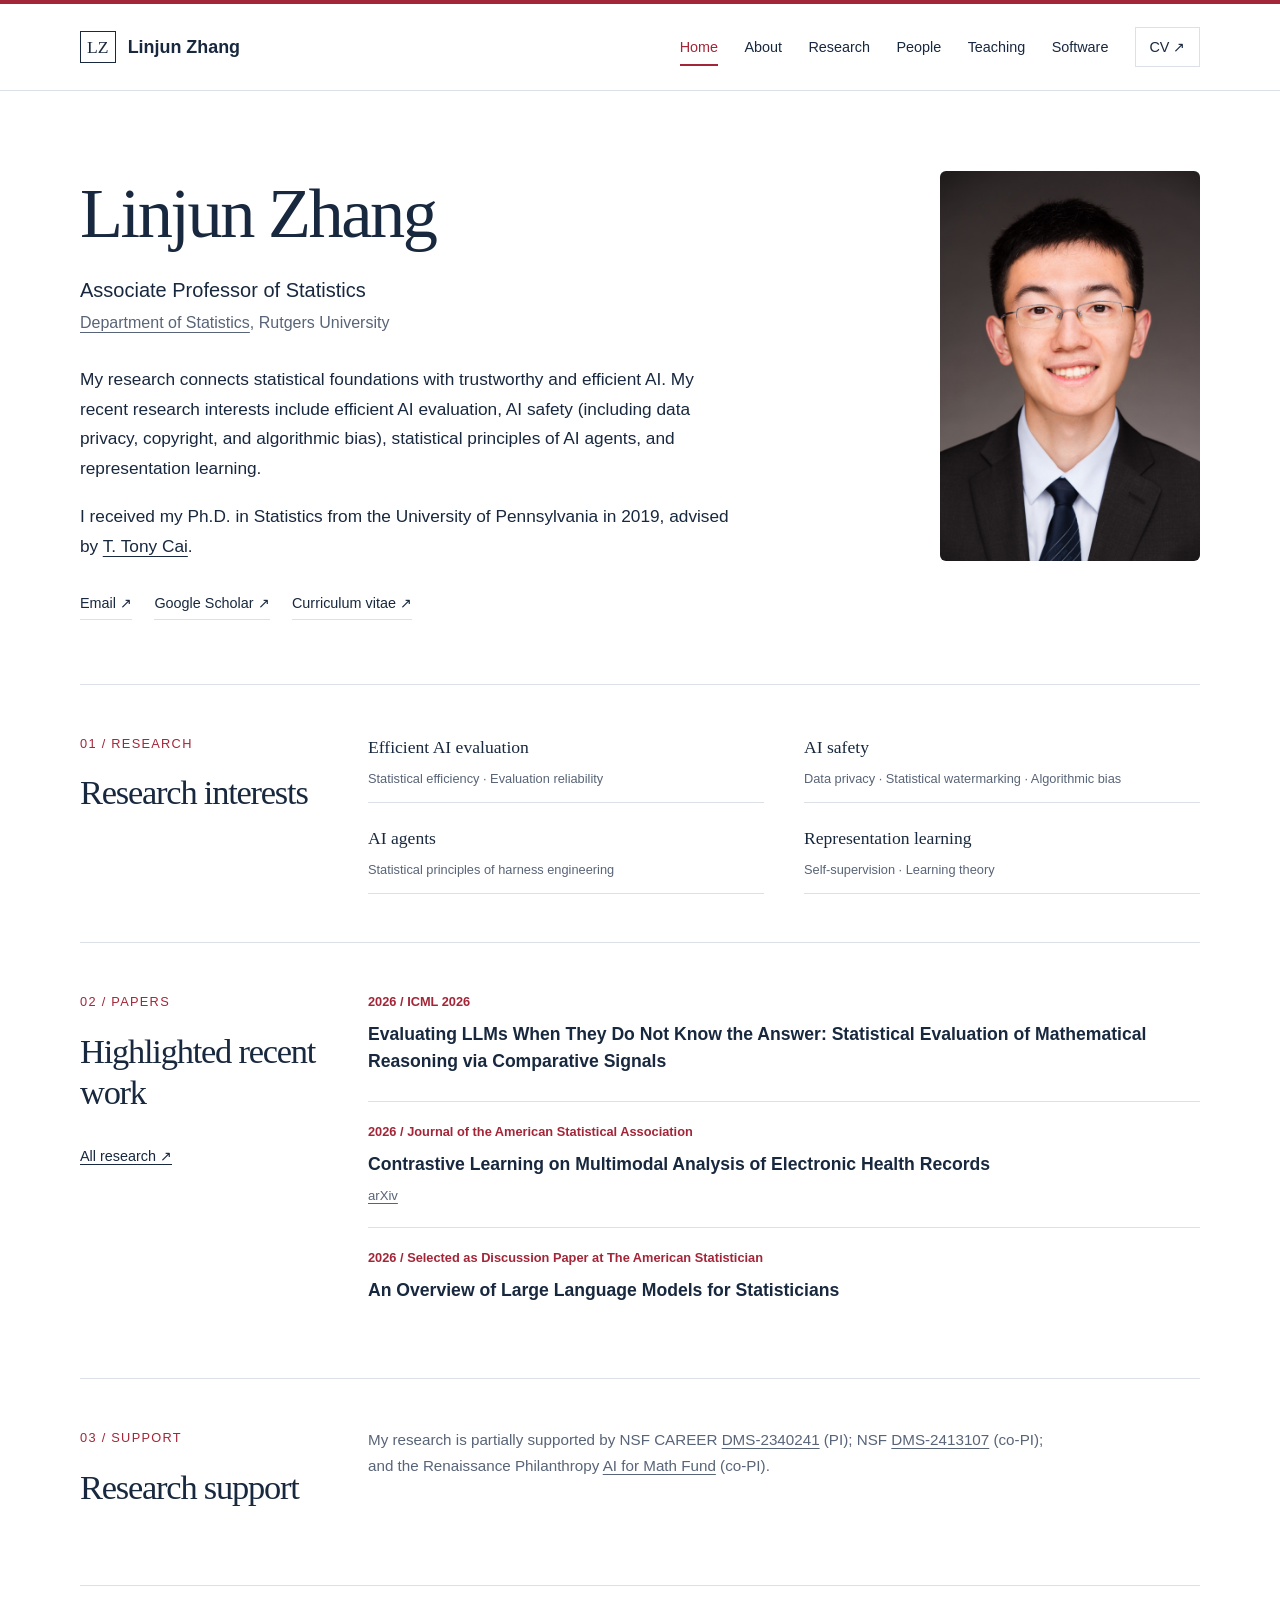
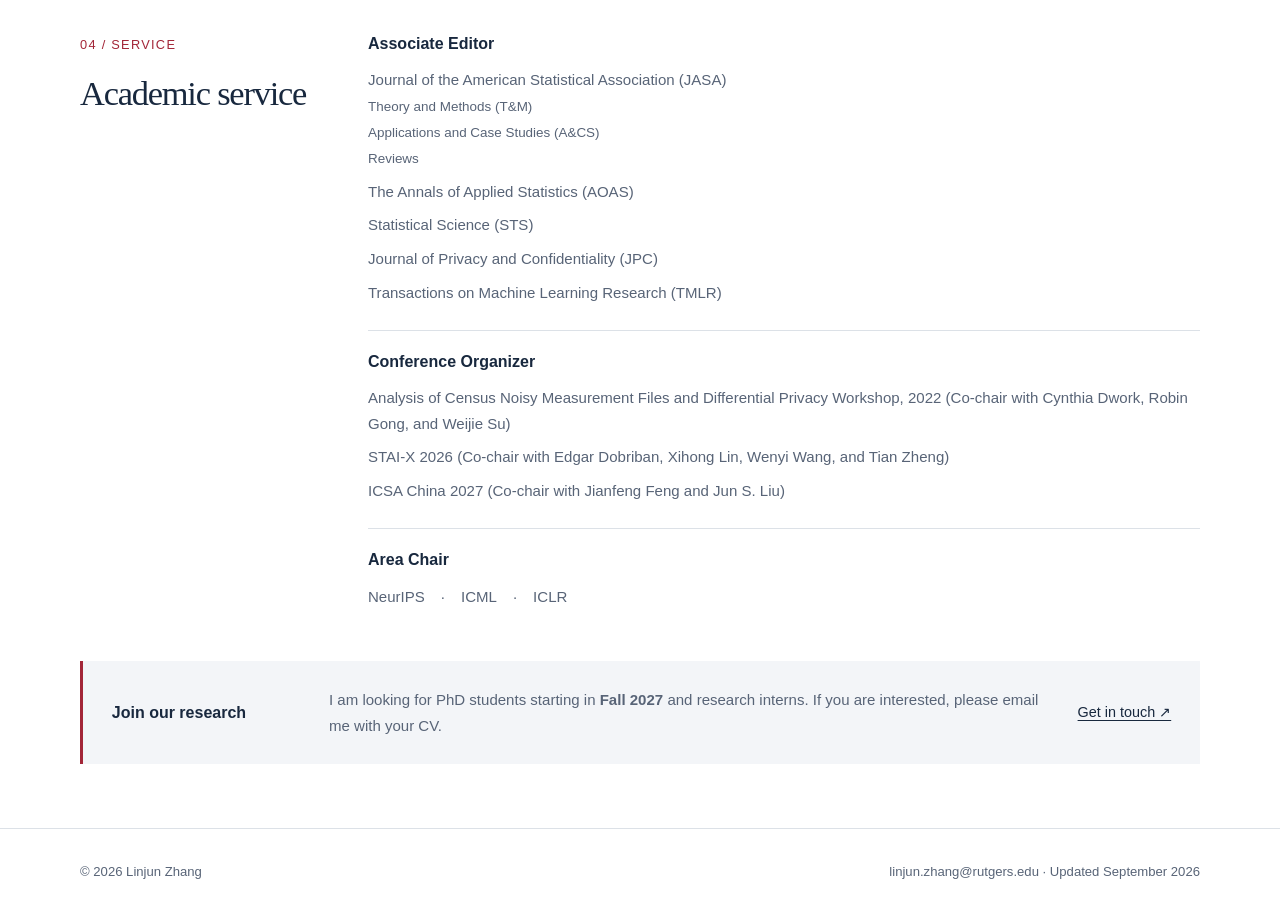
<file: index.html>
<!doctype html>
<html lang="en">
<head>
  <meta charset="utf-8">
  <meta name="viewport" content="width=device-width, initial-scale=1">
  <title>Linjun Zhang | Statistics · Rutgers University</title>
  <meta name="description" content="Linjun Zhang, Associate Professor of Statistics at Rutgers University. Statistical foundations for trustworthy and efficient AI: evaluation, safety, agents, and representation learning.">
  <link rel="canonical" href="https://linjunz.github.io/">
  <link rel="icon" href="icon.jpg" type="image/jpeg">
  <link rel="stylesheet" href="assets/site.css?v=service-2">
  <script src="assets/site.js" defer></script>
</head>
<body data-page="Home">
<a class="skip-link" href="#main">Skip to content</a>
<header class="site-header"><div class="wrap header-inner">
  <a class="brand" href="index.html"><span class="monogram" aria-hidden="true">LZ</span>Linjun Zhang</a>
  <button class="menu-toggle" type="button" aria-controls="primary-navigation" aria-expanded="false" hidden>Menu</button>
  <nav class="nav" id="primary-navigation" aria-label="Main navigation"><a href="index.html" aria-current="page">Home</a><a href="About.html">About</a><a href="Research.html">Research</a><a href="People.html">People</a><a href="Teaching.html">Teaching</a><a href="Software.html">Software</a><a href="https://www.dropbox.com/s/jrlijhclnd26m2x/CV_Linjun_Zhang.pdf?dl=0" class="cv-link">CV ↗</a></nav>
</div></header>
<main id="main" class="wrap"><section class="home-hero" aria-labelledby="name">
<div class="hero-copy">
<h1 id="name">Linjun Zhang</h1>
<p class="position">Associate Professor of Statistics<span><a href="https://statistics.rutgers.edu/">Department of Statistics</a>, Rutgers University</span></p>
<p class="intro">My research connects statistical foundations with trustworthy and efficient AI. My recent research interests include efficient AI evaluation, AI safety (including data privacy, copyright, and algorithmic bias), statistical principles of AI agents, and representation learning.</p>
<p class="intro">I received my Ph.D. in Statistics from the University of Pennsylvania in 2019, advised by <a href="http://www-stat.wharton.upenn.edu/~tcai/">T. Tony Cai</a>.</p>
<div class="contact-links"><a href="mailto:linjun.zhang@rutgers.edu">Email ↗</a><a href="https://scholar.google.com/citations?user=TUAzs3sAAAAJ&amp;hl=en&amp;sortby=pubdate">Google Scholar ↗</a><a href="https://www.dropbox.com/s/jrlijhclnd26m2x/CV_Linjun_Zhang.pdf?dl=0">Curriculum vitae ↗</a></div></div>
<figure class="portrait"><img src="assets/portrait-natural.jpg" width="600" height="900" alt="Portrait of Linjun Zhang" fetchpriority="high"></figure>
</section>
<section class="split-section" aria-labelledby="interests"><div><span class="section-number">01 / RESEARCH</span><h2 id="interests">Research interests</h2></div><div class="topics">
<div class="topic">Efficient AI evaluation<span>Statistical efficiency · Evaluation reliability</span></div><div class="topic">AI safety<span>Data privacy · Statistical watermarking · Algorithmic bias</span></div><div class="topic">AI agents<span>Statistical principles of harness engineering</span></div><div class="topic">Representation learning<span>Self-supervision · Learning theory</span></div>
</div></section>
<section class="split-section" aria-labelledby="recent"><div><span class="section-number">02 / PAPERS</span><h2 id="recent">Highlighted recent work</h2><a href="Research.html" class="link-arrow">All research ↗</a></div><ul class="paper-list home-recent"><li class="paper"><div class="paper-meta">2026 <span aria-hidden="true">/</span> ICML 2026</div><h3><a href="https://arxiv.org/abs/2602.03061">Evaluating LLMs When They Do Not Know the Answer: Statistical Evaluation of Mathematical Reasoning via Comparative Signals</a></h3></li><li class="paper"><div class="paper-meta">2026 <span aria-hidden="true">/</span> Journal of the American Statistical Association</div><h3><a href="https://www.tandfonline.com/doi/abs/10.1080/01621459.2026.2698136">Contrastive Learning on Multimodal Analysis of Electronic Health Records</a></h3><div class="paper-links"><a href="https://arxiv.org/abs/2403.14926">arXiv</a></div></li><li class="paper"><div class="paper-meta">2026 <span aria-hidden="true">/</span> Selected as Discussion Paper at <strong>The American Statistician</strong></div><h3><a href="https://arxiv.org/abs/2502.17814">An Overview of Large Language Models for Statisticians</a></h3></li></ul></section>
<section class="split-section" aria-labelledby="support"><div><span class="section-number">03 / SUPPORT</span><h2 id="support">Research support</h2></div><p class="funding">My research is partially supported by NSF CAREER <a href="https://www.nsf.gov/awardsearch/showAward?AWD_ID=2340241">DMS-2340241</a> (PI); NSF <a href="https://www.nsf.gov/awardsearch/showAward?AWD_ID=2413107">DMS-2413107</a> (co-PI); and the Renaissance Philanthropy <a href="https://www.renaissancephilanthropy.org/crowdsourcing-and-reinventing-the-next-generation-of-dynamic-and-scalable-math-benchmarks">AI for Math Fund</a> (co-PI).</p></section>
<section class="split-section" aria-labelledby="service"><div><span class="section-number">04 / SERVICE</span><h2 id="service">Academic service</h2></div><div class="service-groups"><section class="service-group"><h3>Associate Editor</h3><ul><li><a href="https://www.tandfonline.com/journals/uasa19">Journal of the American Statistical Association (JASA)</a><span class="service-detail">Theory and Methods (T&amp;M)</span><span class="service-detail">Applications and Case Studies (A&amp;CS)</span><span class="service-detail">Reviews</span></li><li><a href="https://imstat.org/journals-and-publications/annals-of-applied-statistics/">The Annals of Applied Statistics (AOAS)</a></li><li>Statistical Science (STS)</li><li><a href="https://journalprivacyconfidentiality.org/index.php/jpc/about/editorialTeam">Journal of Privacy and Confidentiality (JPC)</a></li><li><a href="https://jmlr.org/tmlr/editorial-board.html">Transactions on Machine Learning Research (TMLR)</a></li></ul></section><section class="service-group"><h3>Conference Organizer</h3><ul><li><a href="http://dimacs.rutgers.edu/events/details?eID=2038">Analysis of Census Noisy Measurement Files and Differential Privacy Workshop, 2022</a> (Co-chair with Cynthia Dwork, Robin Gong, and Weijie Su)</li><li><a href="https://statsupai.org/STAIX2026/">STAI-X 2026</a> (Co-chair with Edgar Dobriban, Xihong Lin, Wenyi Wang, and Tian Zheng)</li><li>ICSA China 2027 (Co-chair with Jianfeng Feng and Jun S. Liu)</li></ul></section><section class="service-group"><h3>Area Chair</h3><ul class="service-inline"><li>NeurIPS</li><li>ICML</li><li>ICLR</li></ul></section></div></section>
<aside class="opportunity" aria-label="Research opportunities"><h2>Join our research</h2><p>I am looking for PhD students starting in <strong>Fall 2027</strong> and research interns. If you are interested, please email me with your CV.</p><a href="mailto:linjun.zhang@rutgers.edu">Get in touch ↗</a></aside></main>
<footer class="site-footer"><div class="wrap footer-inner"><span>© 2026 Linjun Zhang</span><span><a href="mailto:linjun.zhang@rutgers.edu">linjun.zhang@rutgers.edu</a> · Updated September 2026</span></div></footer>
</body>
</html>
</file>
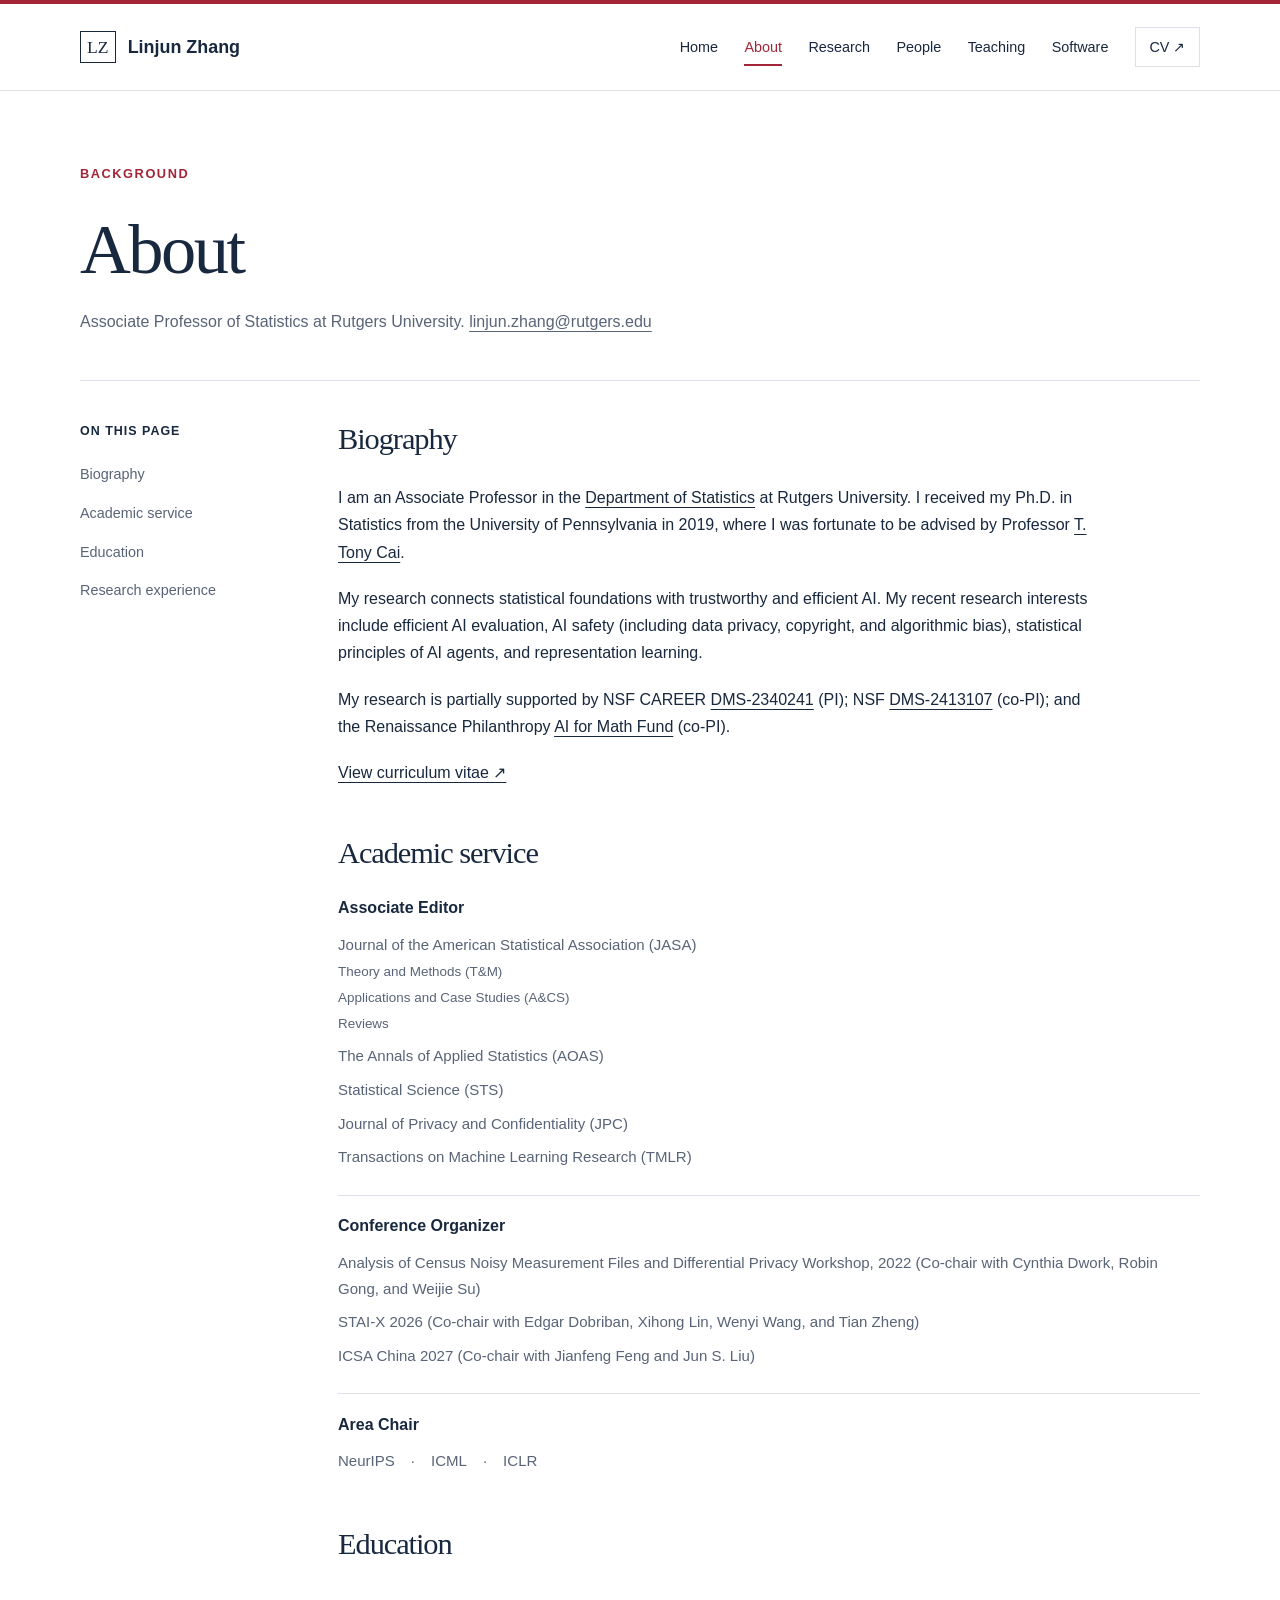
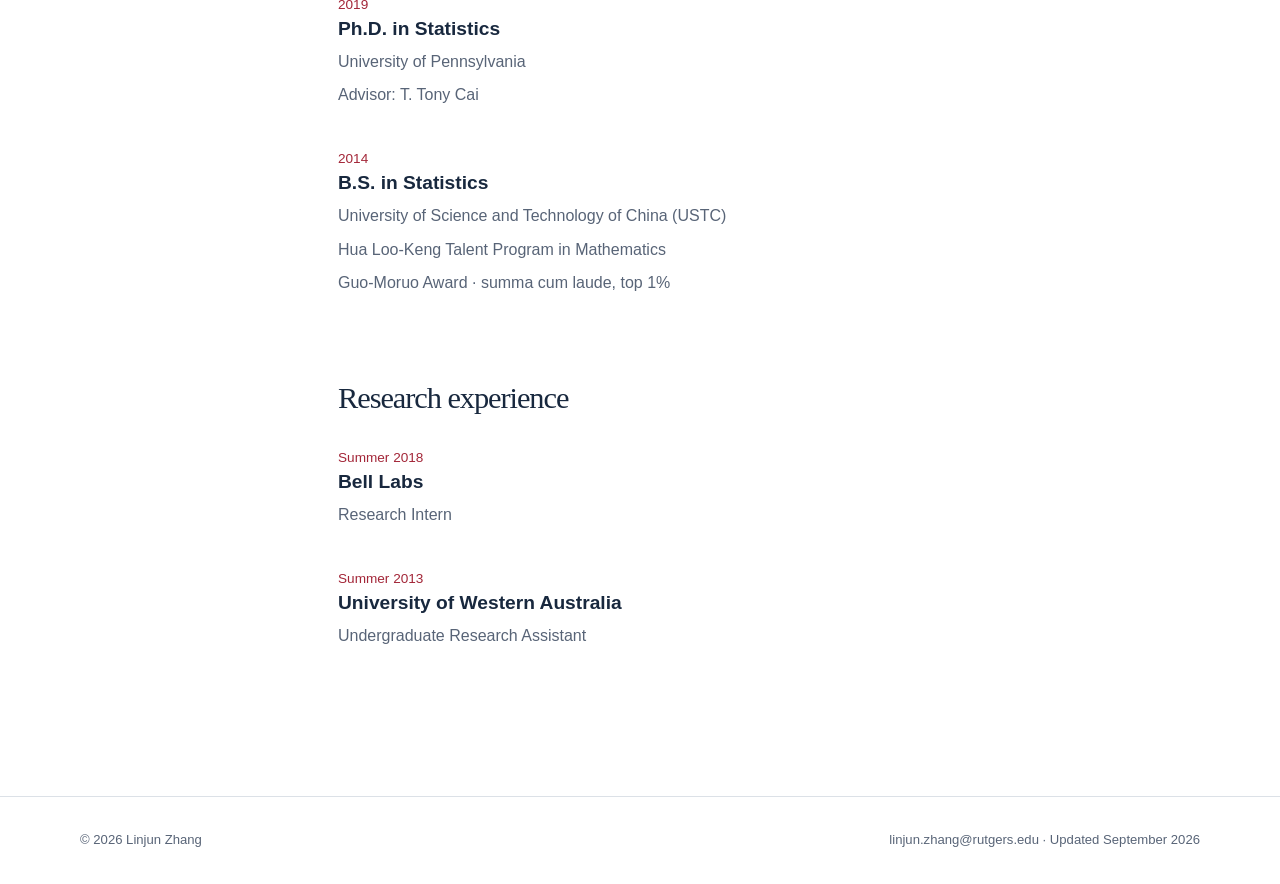
<file: About.html>
<!doctype html>
<html lang="en">
<head>
  <meta charset="utf-8">
  <meta name="viewport" content="width=device-width, initial-scale=1">
  <title>About | Linjun Zhang</title>
  <meta name="description" content="Biography, academic service, education, research interests, and experience of Linjun Zhang at Rutgers University.">
  <link rel="canonical" href="https://linjunz.github.io/About.html">
  <link rel="icon" href="icon.jpg" type="image/jpeg">
  <link rel="stylesheet" href="assets/site.css?v=service-2">
  <script src="assets/site.js" defer></script>
</head>
<body data-page="About">
<a class="skip-link" href="#main">Skip to content</a>
<header class="site-header"><div class="wrap header-inner">
  <a class="brand" href="index.html"><span class="monogram" aria-hidden="true">LZ</span>Linjun Zhang</a>
  <button class="menu-toggle" type="button" aria-controls="primary-navigation" aria-expanded="false" hidden>Menu</button>
  <nav class="nav" id="primary-navigation" aria-label="Main navigation"><a href="index.html">Home</a><a href="About.html" aria-current="page">About</a><a href="Research.html">Research</a><a href="People.html">People</a><a href="Teaching.html">Teaching</a><a href="Software.html">Software</a><a href="https://www.dropbox.com/s/jrlijhclnd26m2x/CV_Linjun_Zhang.pdf?dl=0" class="cv-link">CV ↗</a></nav>
</div></header>
<main id="main" class="wrap"><header class="page-intro"><p class="eyebrow">Background</p><h1>About</h1><p>Associate Professor of Statistics at Rutgers University. <a href="mailto:linjun.zhang@rutgers.edu">linjun.zhang@rutgers.edu</a></p></header><div class="page-layout"><nav class="page-nav" aria-label="On this page"><strong>On this page</strong><a href="#biography">Biography</a><a href="#service">Academic service</a><a href="#education">Education</a><a href="#experience">Research experience</a></nav><div><section class="content-section prose" id="biography"><h2>Biography</h2>
<p>I am an Associate Professor in the <a href="https://statistics.rutgers.edu/">Department of Statistics</a> at Rutgers University. I received my Ph.D. in Statistics from the University of Pennsylvania in 2019, where I was fortunate to be advised by Professor <a href="http://www-stat.wharton.upenn.edu/~tcai/">T. Tony Cai</a>.</p>
<p>My research connects statistical foundations with trustworthy and efficient AI. My recent research interests include efficient AI evaluation, AI safety (including data privacy, copyright, and algorithmic bias), statistical principles of AI agents, and representation learning.</p>
<p>My research is partially supported by NSF CAREER <a href="https://www.nsf.gov/awardsearch/showAward?AWD_ID=2340241">DMS-2340241</a> (PI); NSF <a href="https://www.nsf.gov/awardsearch/showAward?AWD_ID=2413107">DMS-2413107</a> (co-PI); and the Renaissance Philanthropy <a href="https://www.renaissancephilanthropy.org/crowdsourcing-and-reinventing-the-next-generation-of-dynamic-and-scalable-math-benchmarks">AI for Math Fund</a> (co-PI).</p>
<p><a href="https://www.dropbox.com/s/jrlijhclnd26m2x/CV_Linjun_Zhang.pdf?dl=0">View curriculum vitae ↗</a></p></section>
<section class="content-section" id="service"><h2>Academic service</h2><div class="service-groups"><section class="service-group"><h3>Associate Editor</h3><ul><li><a href="https://www.tandfonline.com/journals/uasa19">Journal of the American Statistical Association (JASA)</a><span class="service-detail">Theory and Methods (T&amp;M)</span><span class="service-detail">Applications and Case Studies (A&amp;CS)</span><span class="service-detail">Reviews</span></li><li><a href="https://imstat.org/journals-and-publications/annals-of-applied-statistics/">The Annals of Applied Statistics (AOAS)</a></li><li>Statistical Science (STS)</li><li><a href="https://journalprivacyconfidentiality.org/index.php/jpc/about/editorialTeam">Journal of Privacy and Confidentiality (JPC)</a></li><li><a href="https://jmlr.org/tmlr/editorial-board.html">Transactions on Machine Learning Research (TMLR)</a></li></ul></section><section class="service-group"><h3>Conference Organizer</h3><ul><li><a href="http://dimacs.rutgers.edu/events/details?eID=2038">Analysis of Census Noisy Measurement Files and Differential Privacy Workshop, 2022</a> (Co-chair with Cynthia Dwork, Robin Gong, and Weijie Su)</li><li><a href="https://statsupai.org/STAIX2026/">STAI-X 2026</a> (Co-chair with Edgar Dobriban, Xihong Lin, Wenyi Wang, and Tian Zheng)</li><li>ICSA China 2027 (Co-chair with Jianfeng Feng and Jun S. Liu)</li></ul></section><section class="service-group"><h3>Area Chair</h3><ul class="service-inline"><li>NeurIPS</li><li>ICML</li><li>ICLR</li></ul></section></div></section>
<section class="content-section" id="education"><h2>Education</h2>
<div class="timeline-entry"><time>2019</time><h3>Ph.D. in Statistics</h3><p>University of Pennsylvania</p><p>Advisor: T. Tony Cai</p></div>
<div class="timeline-entry"><time>2014</time><h3>B.S. in Statistics</h3><p>University of Science and Technology of China (USTC)</p><p>Hua Loo-Keng Talent Program in Mathematics</p><p>Guo-Moruo Award · summa cum laude, top 1%</p></div></section>
<section class="content-section" id="experience"><h2>Research experience</h2>
<div class="timeline-entry"><time>Summer 2018</time><h3>Bell Labs</h3><p>Research Intern</p></div>
<div class="timeline-entry"><time>Summer 2013</time><h3>University of Western Australia</h3><p>Undergraduate Research Assistant</p></div></section></div></div></main>
<footer class="site-footer"><div class="wrap footer-inner"><span>© 2026 Linjun Zhang</span><span><a href="mailto:linjun.zhang@rutgers.edu">linjun.zhang@rutgers.edu</a> · Updated September 2026</span></div></footer>
</body>
</html>
</file>
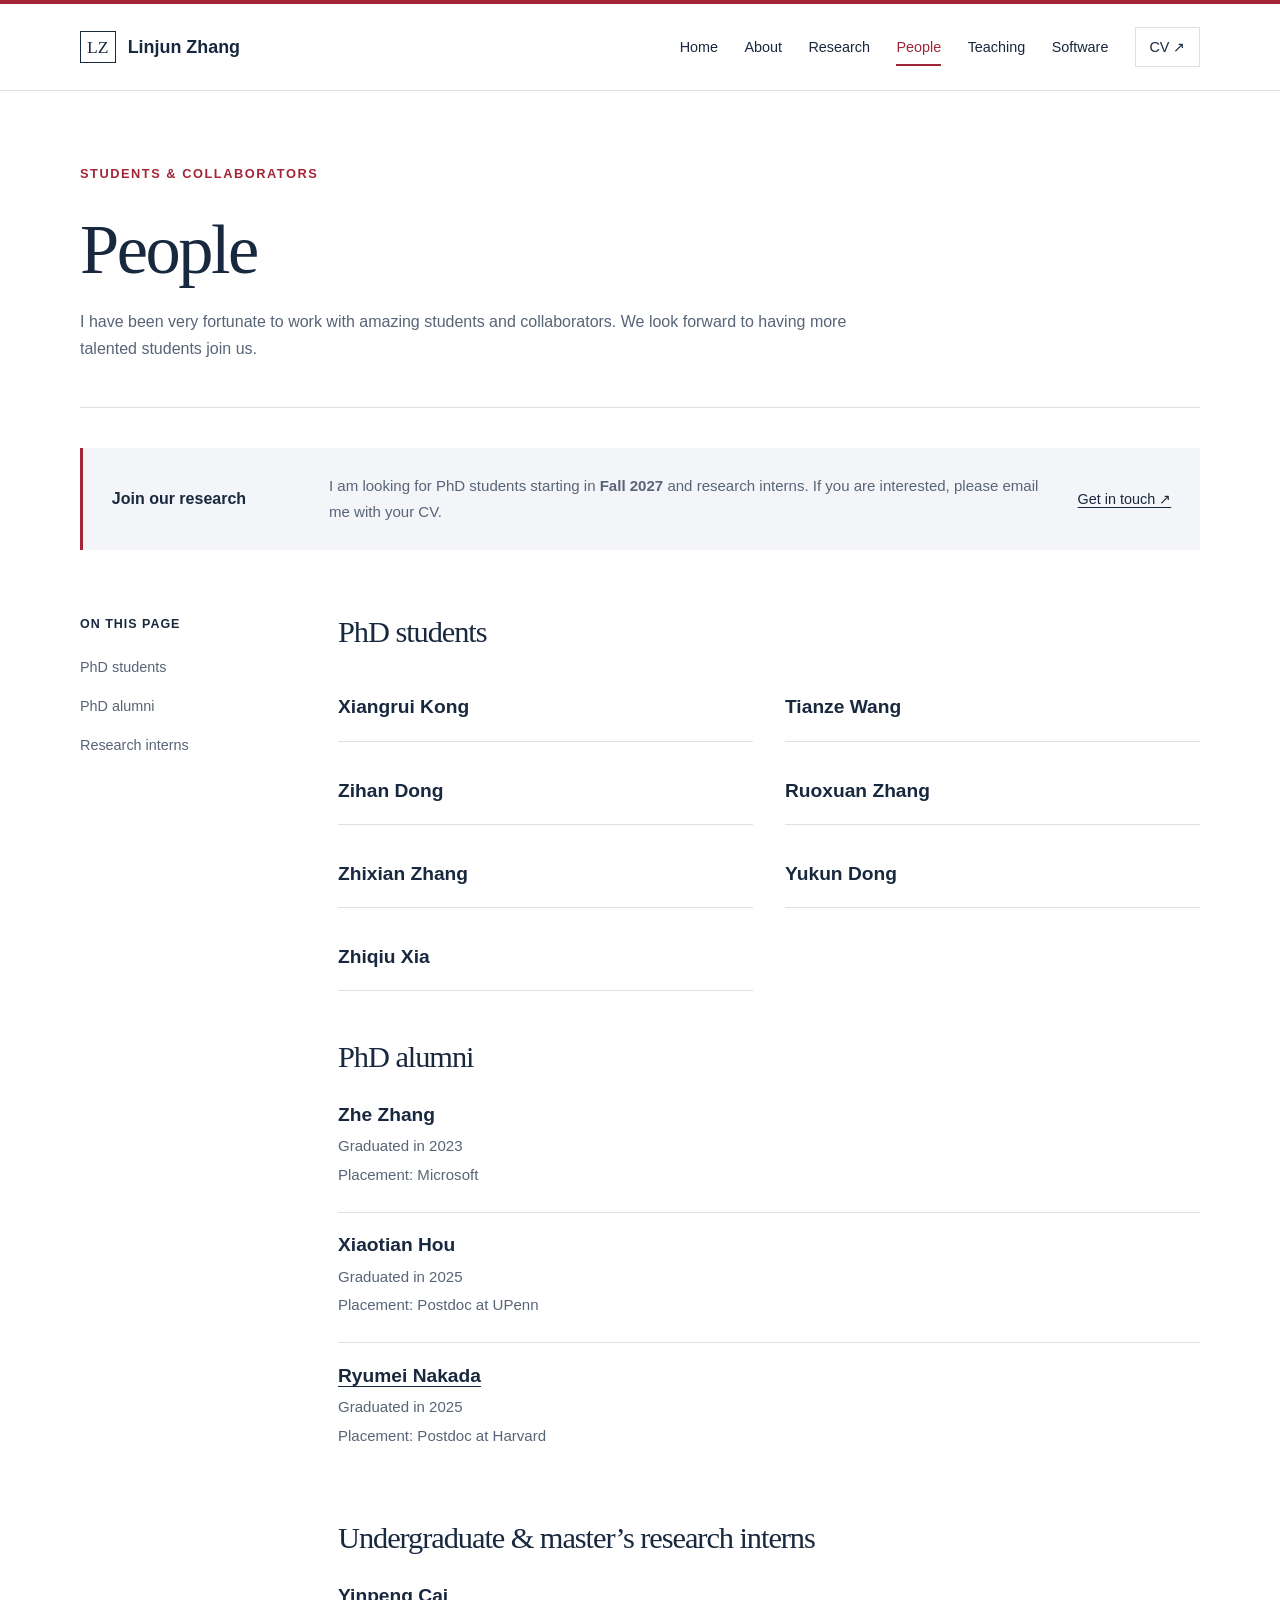
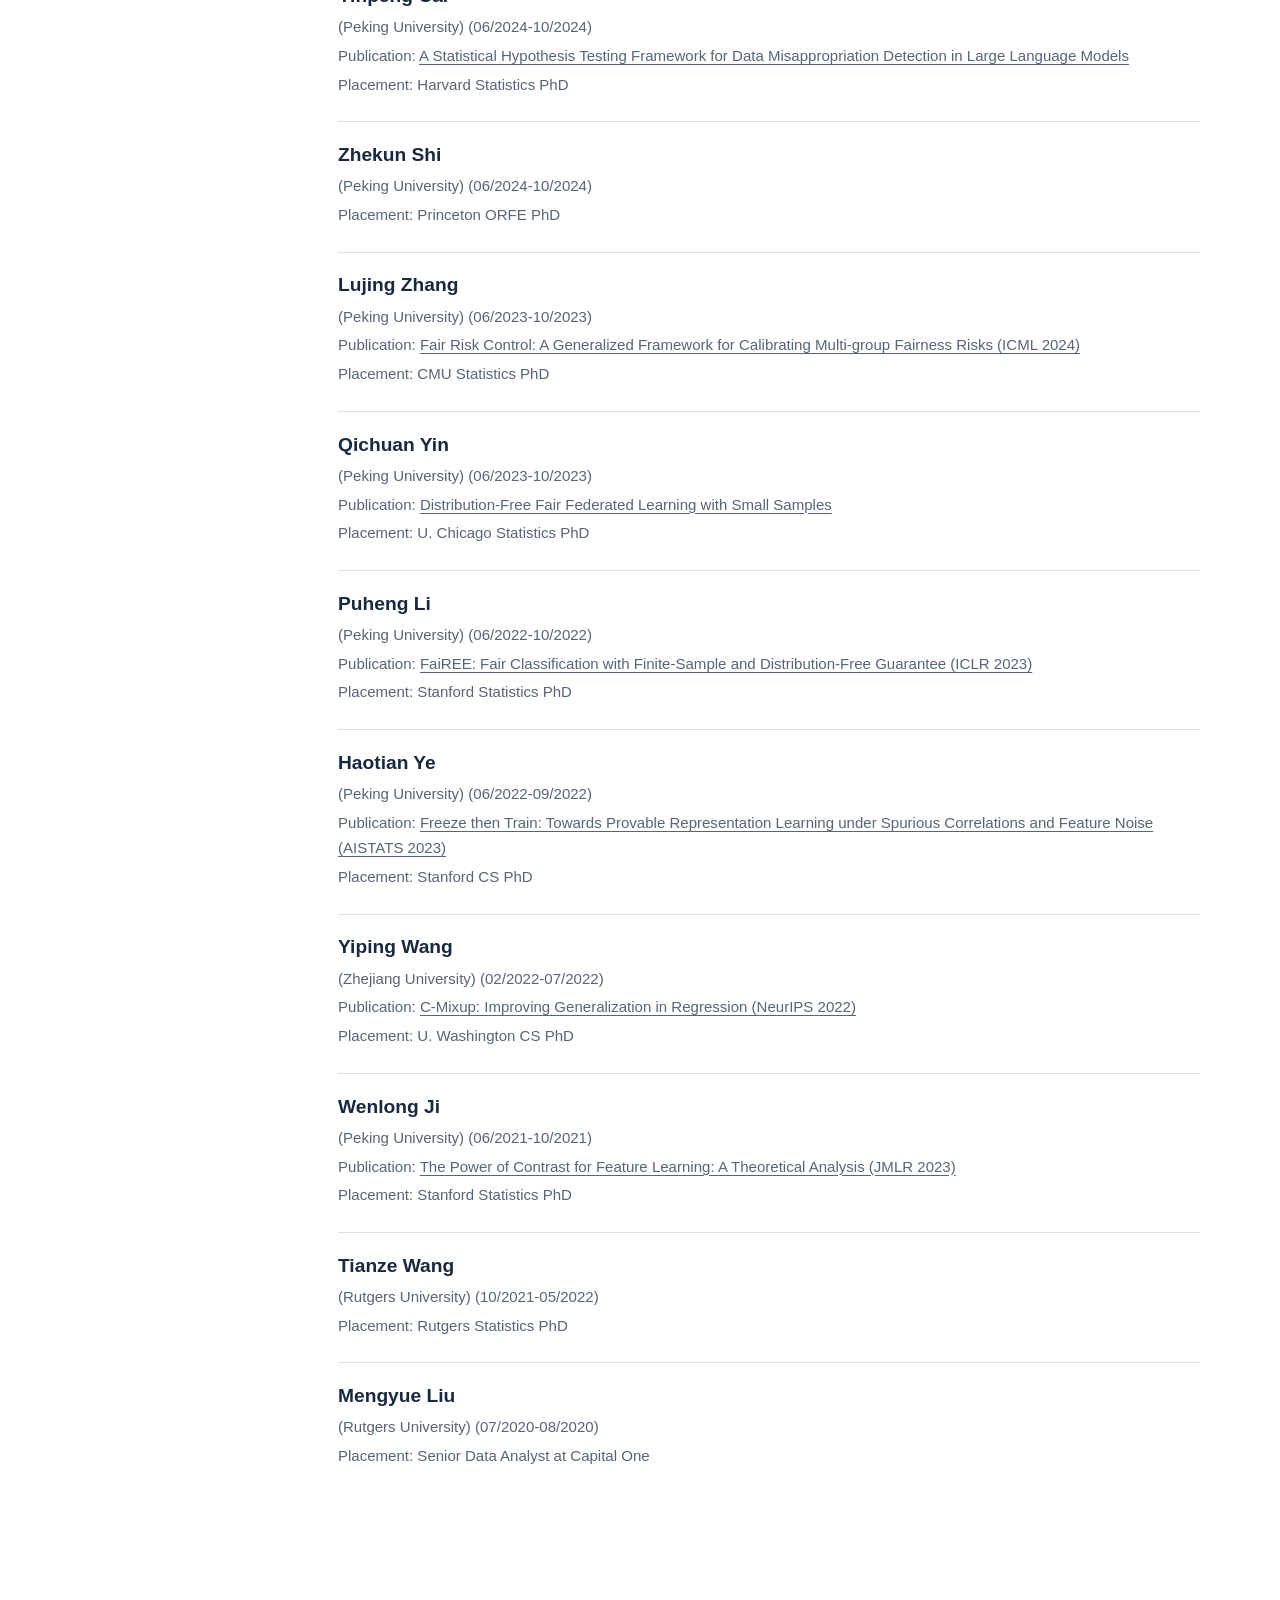
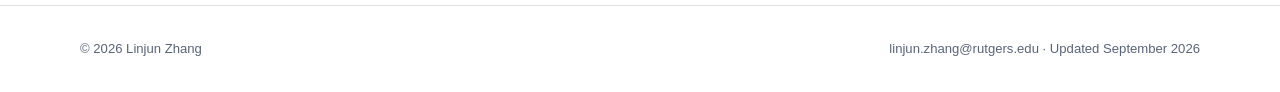
<file: People.html>
<!doctype html>
<html lang="en">
<head>
  <meta charset="utf-8">
  <meta name="viewport" content="width=device-width, initial-scale=1">
  <title>People | Linjun Zhang</title>
  <meta name="description" content="Students, alumni, and research interns working with Linjun Zhang. Recruiting PhD students for Fall 2027.">
  <link rel="canonical" href="https://linjunz.github.io/People.html">
  <link rel="icon" href="icon.jpg" type="image/jpeg">
  <link rel="stylesheet" href="assets/site.css?v=service-2">
  <script src="assets/site.js" defer></script>
</head>
<body data-page="People">
<a class="skip-link" href="#main">Skip to content</a>
<header class="site-header"><div class="wrap header-inner">
  <a class="brand" href="index.html"><span class="monogram" aria-hidden="true">LZ</span>Linjun Zhang</a>
  <button class="menu-toggle" type="button" aria-controls="primary-navigation" aria-expanded="false" hidden>Menu</button>
  <nav class="nav" id="primary-navigation" aria-label="Main navigation"><a href="index.html">Home</a><a href="About.html">About</a><a href="Research.html">Research</a><a href="People.html" aria-current="page">People</a><a href="Teaching.html">Teaching</a><a href="Software.html">Software</a><a href="https://www.dropbox.com/s/jrlijhclnd26m2x/CV_Linjun_Zhang.pdf?dl=0" class="cv-link">CV ↗</a></nav>
</div></header>
<main id="main" class="wrap"><header class="page-intro"><p class="eyebrow">Students &amp; collaborators</p><h1>People</h1><p>I have been very fortunate to work with amazing students and collaborators. We look forward to having more talented students join us.</p></header><aside class="opportunity" aria-label="Research opportunities"><h2>Join our research</h2><p>I am looking for PhD students starting in <strong>Fall 2027</strong> and research interns. If you are interested, please email me with your CV.</p><a href="mailto:linjun.zhang@rutgers.edu">Get in touch ↗</a></aside><div class="page-layout"><nav class="page-nav" aria-label="On this page"><strong>On this page</strong><a href="#phd">PhD students</a><a href="#alumni">PhD alumni</a><a href="#interns">Research interns</a></nav><div><section class="content-section" id="phd"><h2>PhD students</h2><div class="people-grid"><div class="person"><h3>Xiangrui Kong</h3></div><div class="person"><h3>Tianze Wang</h3></div><div class="person"><h3>Zihan Dong</h3></div><div class="person"><h3>Ruoxuan Zhang</h3></div><div class="person"><h3>Zhixian Zhang</h3></div><div class="person"><h3>Yukun Dong</h3></div><div class="person"><h3>Zhiqiu Xia</h3></div></div></section><section class="content-section" id="alumni"><h2>PhD alumni</h2><ul class="person-list"><li><h3>Zhe Zhang</h3><p>Graduated in 2023</p><p>Placement: Microsoft</p></li><li><h3>Xiaotian Hou</h3><p>Graduated in 2025</p><p>Placement: Postdoc at UPenn</p></li><li><h3><a href="https://sites.google.com/view/ryumei/home">Ryumei Nakada</a></h3><p>Graduated in 2025</p><p>Placement: Postdoc at Harvard</p></li></ul></section><section class="content-section" id="interns"><h2>Undergraduate &amp; master’s research interns</h2><ul class="person-list"><li><h3>Yinpeng Cai</h3><p>(Peking University) (06/2024-10/2024)</p><p>Publication: <a href="https://arxiv.org/abs/2501.02441">A Statistical Hypothesis Testing Framework for Data Misappropriation Detection in Large Language Models</a></p><p>Placement: Harvard Statistics PhD</p></li><li><h3>Zhekun Shi</h3><p>(Peking University) (06/2024-10/2024)</p><p>Placement: Princeton ORFE PhD</p></li><li><h3>Lujing Zhang</h3><p>(Peking University) (06/2023-10/2023)</p><p>Publication: <a href="https://arxiv.org/pdf/2405.02225">Fair Risk Control: A Generalized Framework for Calibrating Multi-group Fairness Risks (ICML 2024)</a></p><p>Placement: CMU Statistics PhD</p></li><li><h3>Qichuan Yin</h3><p>(Peking University) (06/2023-10/2023)</p><p>Publication: <a href="https://arxiv.org/abs/2402.16158">Distribution-Free Fair Federated Learning with Small Samples</a></p><p>Placement: U. Chicago Statistics PhD</p></li><li><h3>Puheng Li</h3><p>(Peking University) (06/2022-10/2022)</p><p>Publication: <a href="https://arxiv.org/abs/2211.15072">FaiREE: Fair Classification with Finite-Sample and Distribution-Free Guarantee (ICLR 2023)</a></p><p>Placement: Stanford Statistics PhD</p></li><li><h3>Haotian Ye</h3><p>(Peking University) (06/2022-09/2022)</p><p>Publication: <a href="https://arxiv.org/abs/2210.11075">Freeze then Train: Towards Provable Representation Learning under Spurious Correlations and Feature Noise (AISTATS 2023)</a></p><p>Placement: Stanford CS PhD</p></li><li><h3>Yiping Wang</h3><p>(Zhejiang University) (02/2022-07/2022)</p><p>Publication: <a href="https://arxiv.org/abs/2210.05775">C-Mixup: Improving Generalization in Regression (NeurIPS 2022)</a></p><p>Placement: U. Washington CS PhD</p></li><li><h3>Wenlong Ji</h3><p>(Peking University) (06/2021-10/2021)</p><p>Publication: <a href="https://arxiv.org/abs/2110.02473">The Power of Contrast for Feature Learning: A Theoretical Analysis (JMLR 2023)</a></p><p>Placement: Stanford Statistics PhD</p></li><li><h3>Tianze Wang</h3><p>(Rutgers University) (10/2021-05/2022)</p><p>Placement: Rutgers Statistics PhD</p></li><li><h3>Mengyue Liu</h3><p>(Rutgers University) (07/2020-08/2020)</p><p>Placement: Senior Data Analyst at Capital One</p></li></ul></section></div></div></main>
<footer class="site-footer"><div class="wrap footer-inner"><span>© 2026 Linjun Zhang</span><span><a href="mailto:linjun.zhang@rutgers.edu">linjun.zhang@rutgers.edu</a> · Updated September 2026</span></div></footer>
</body>
</html>
</file>
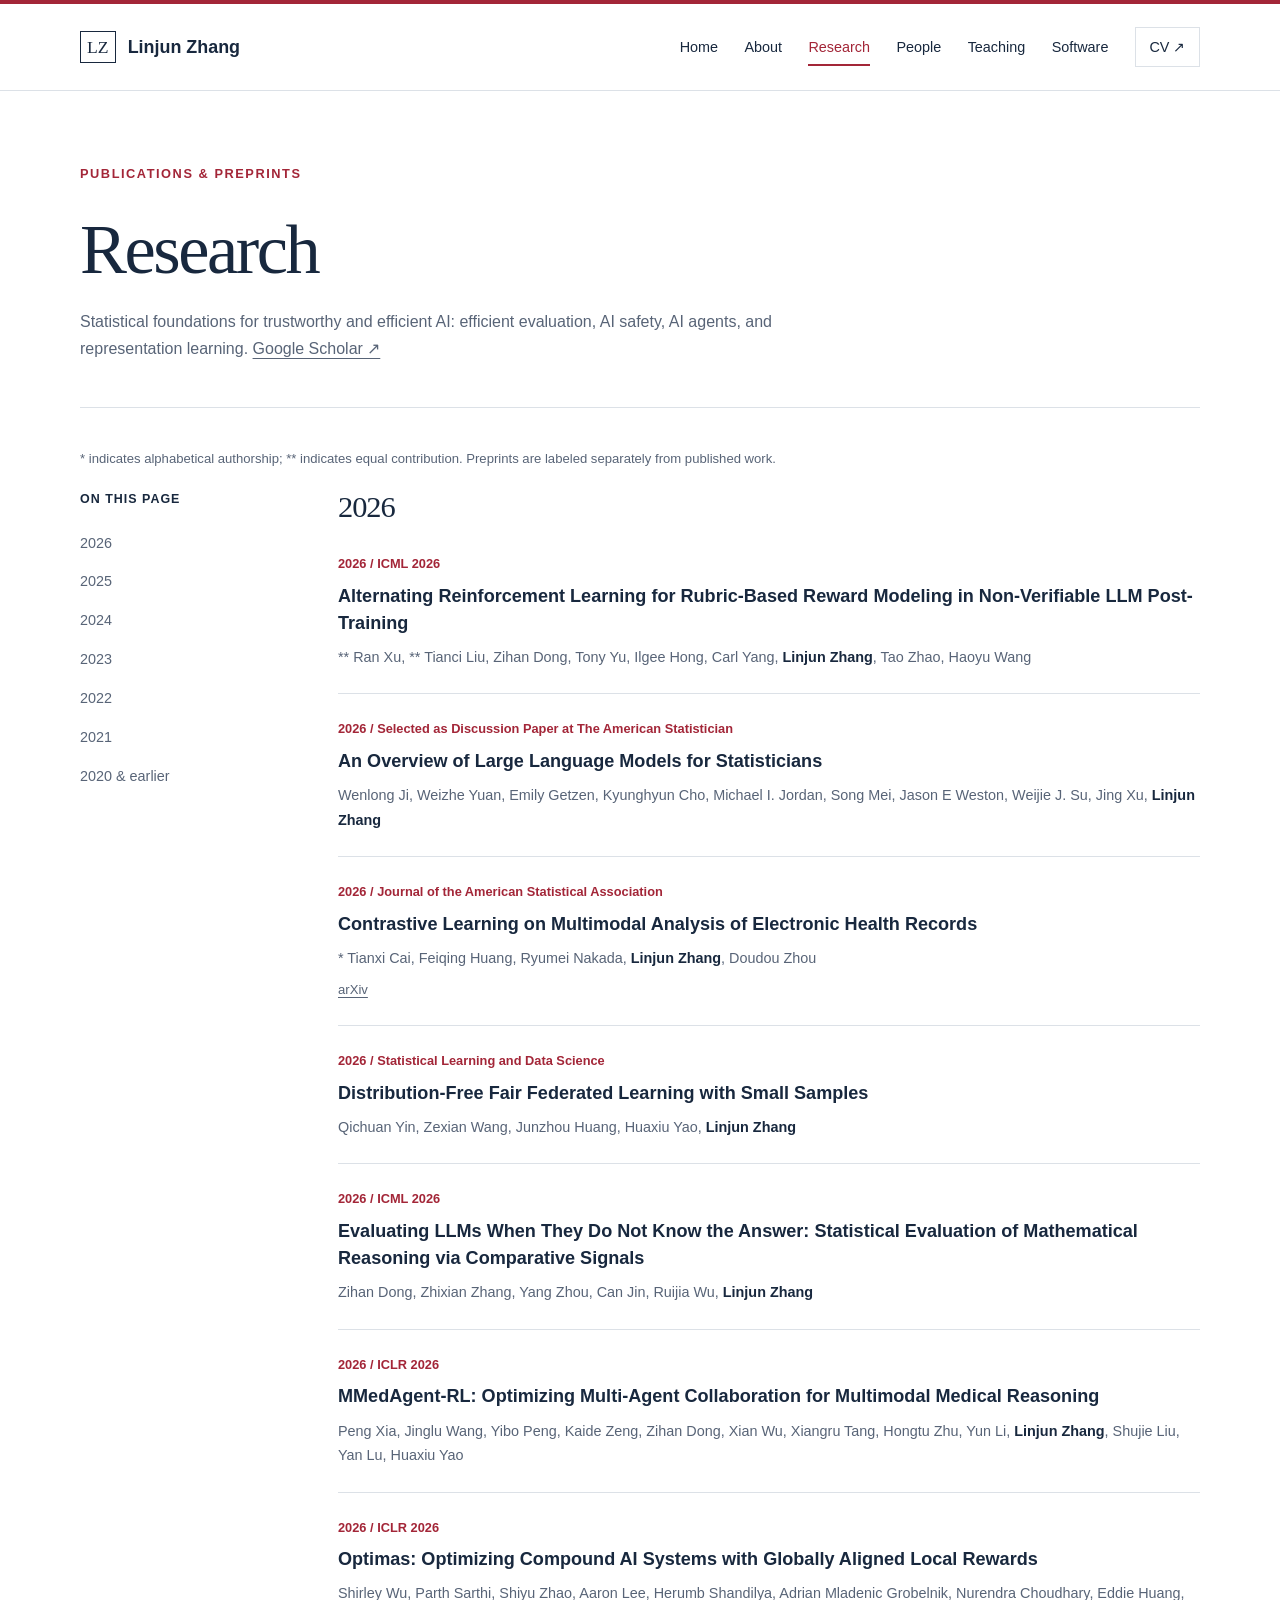
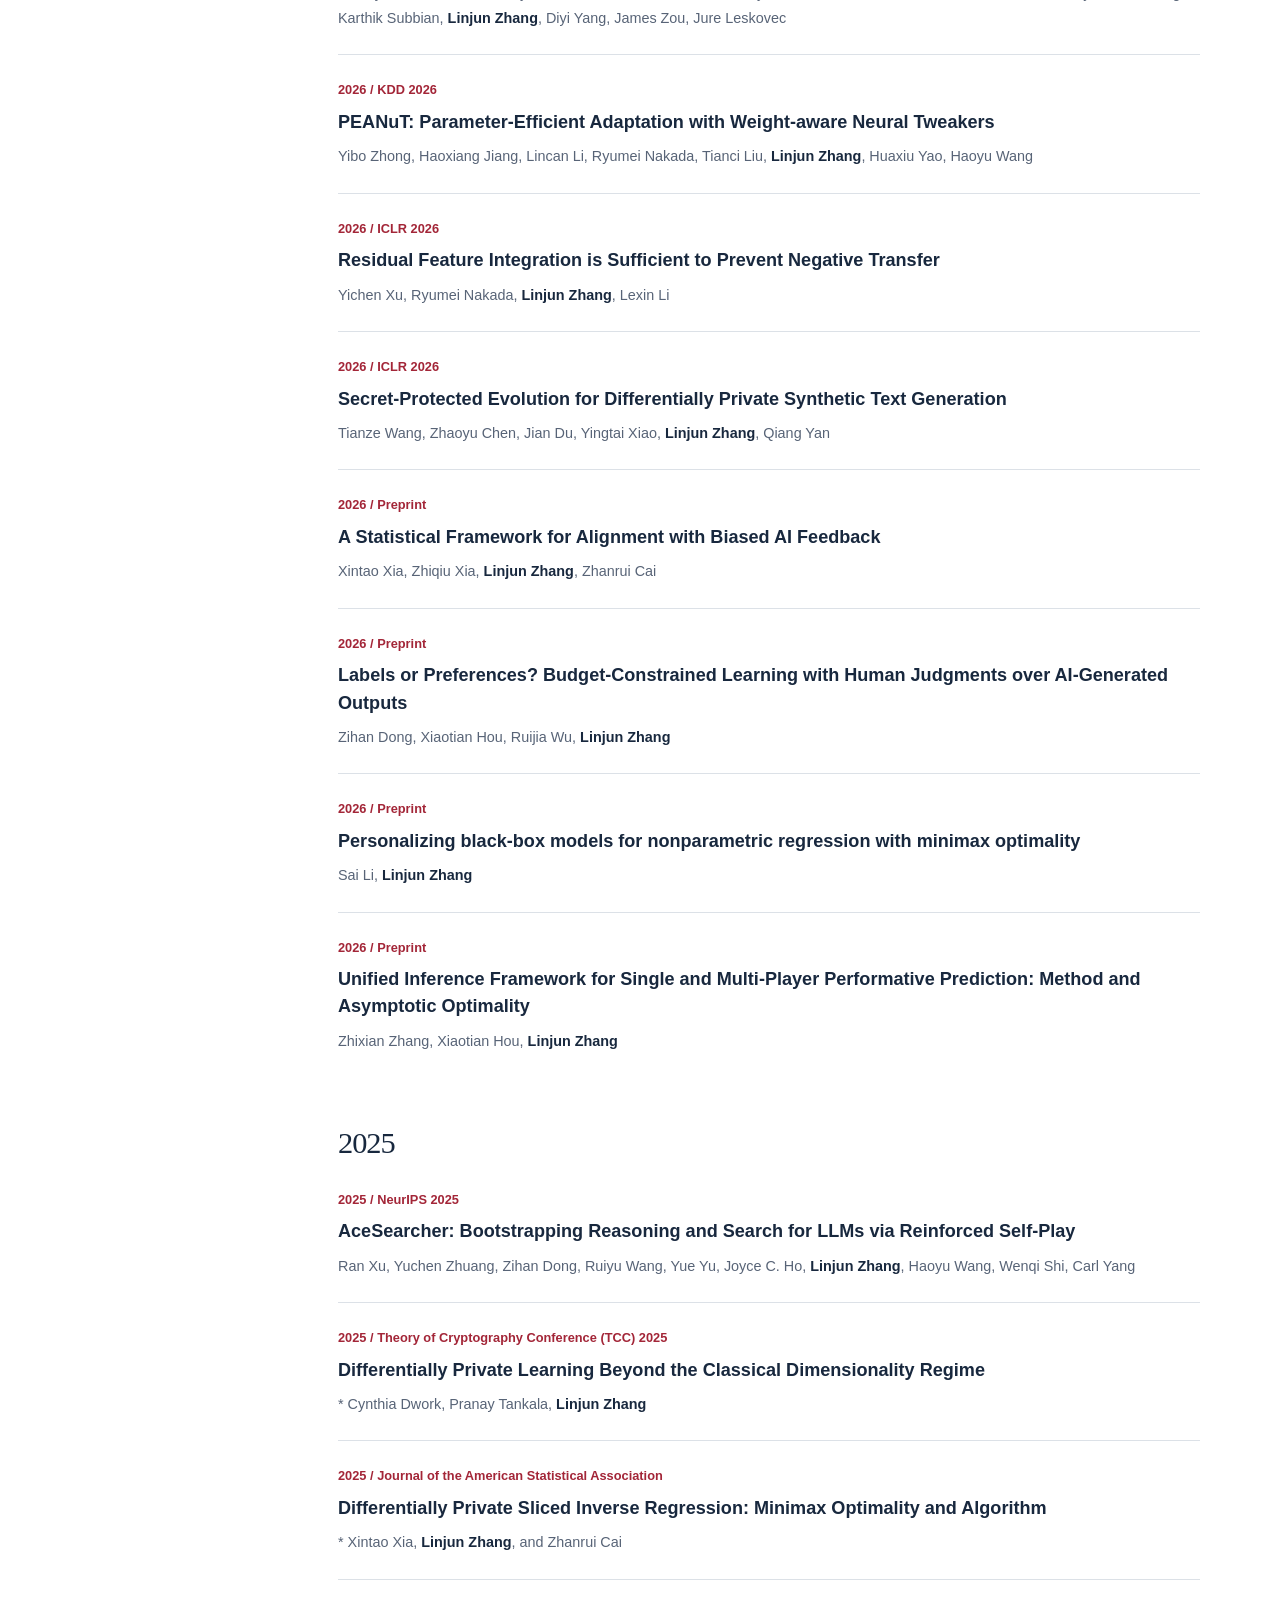
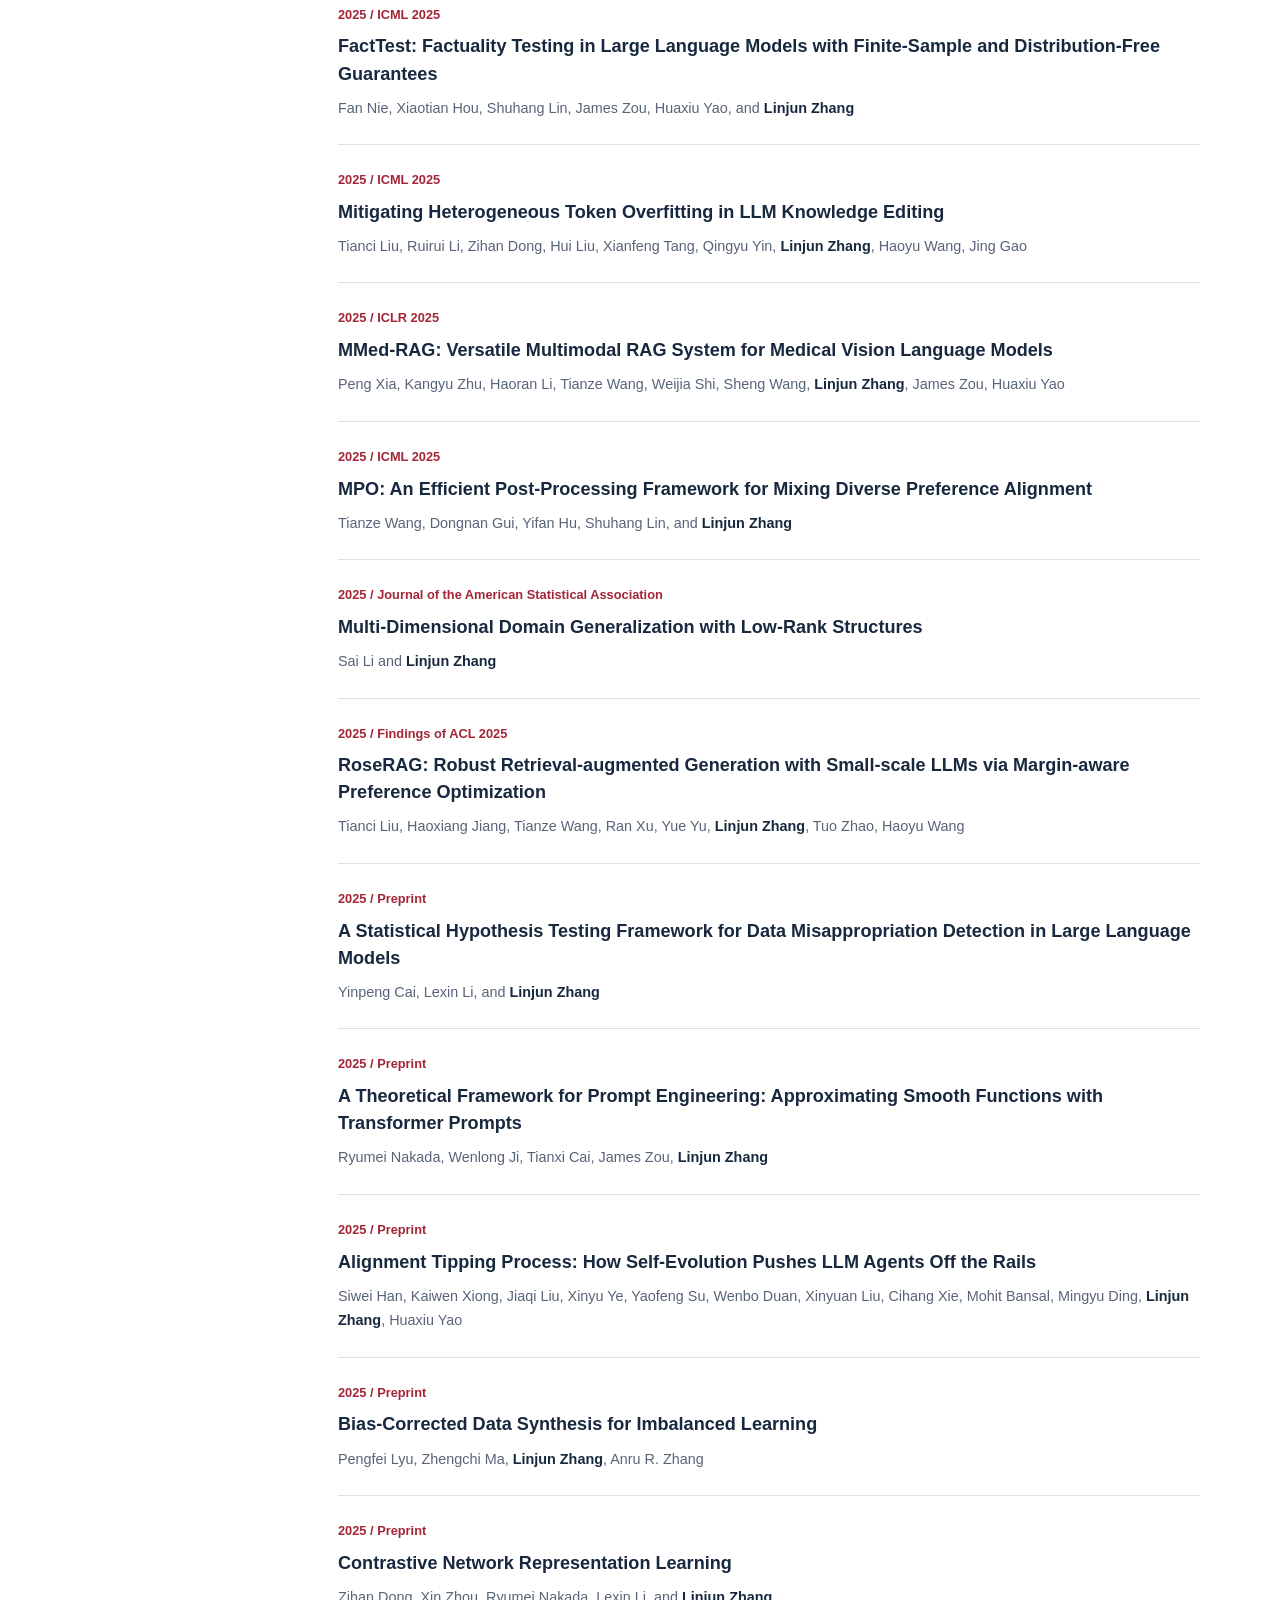
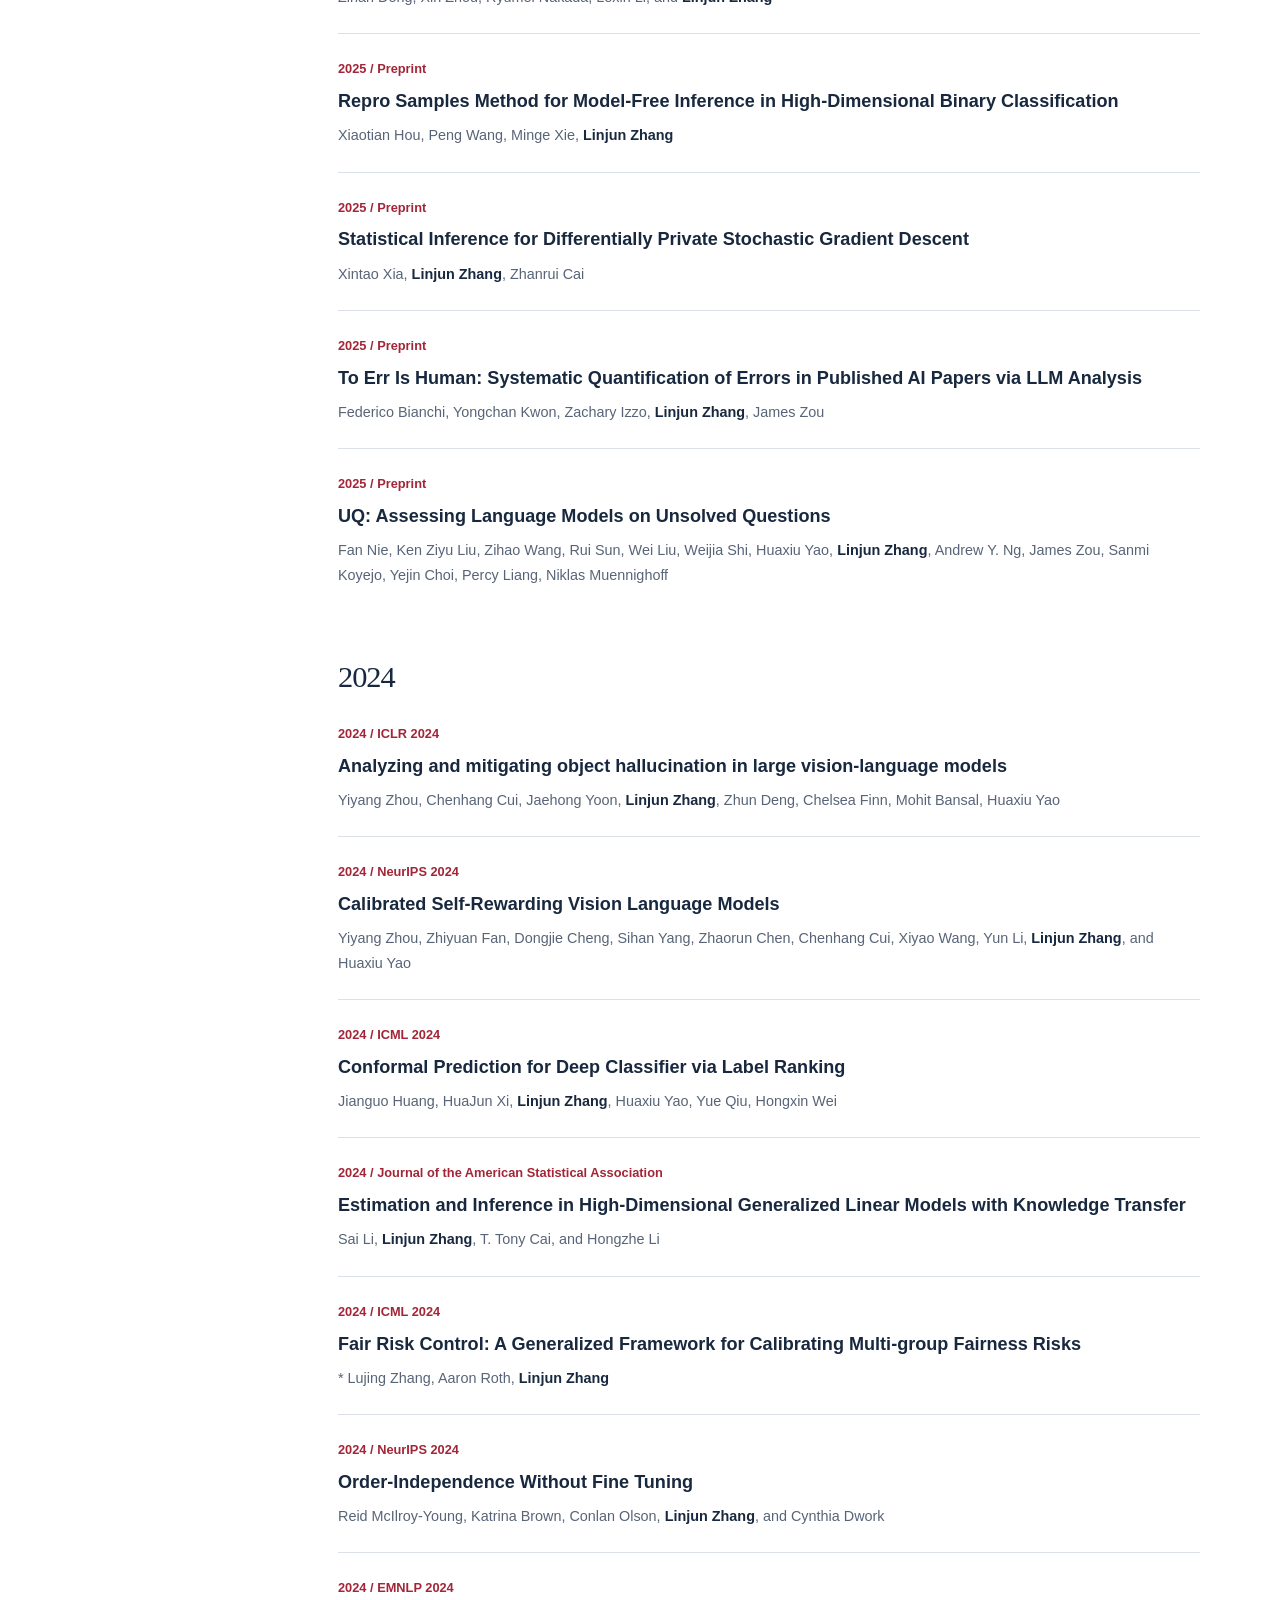
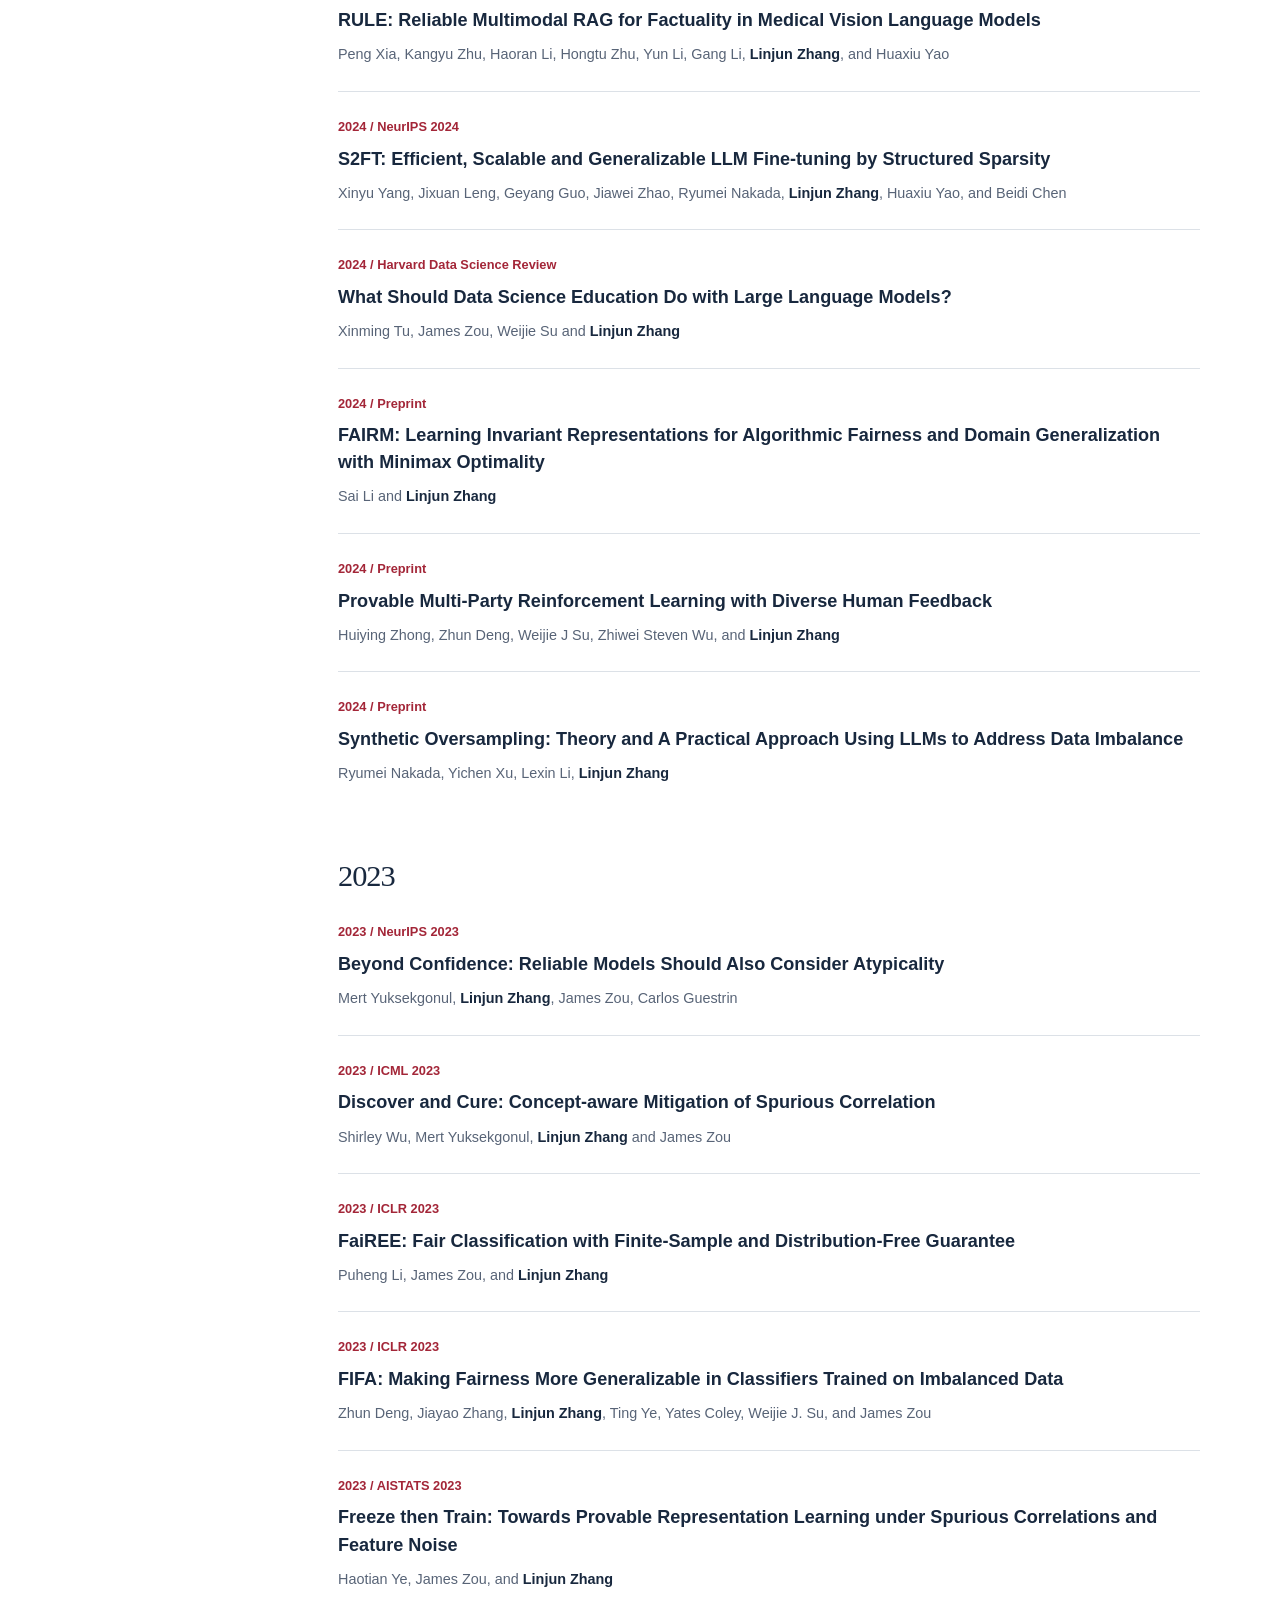
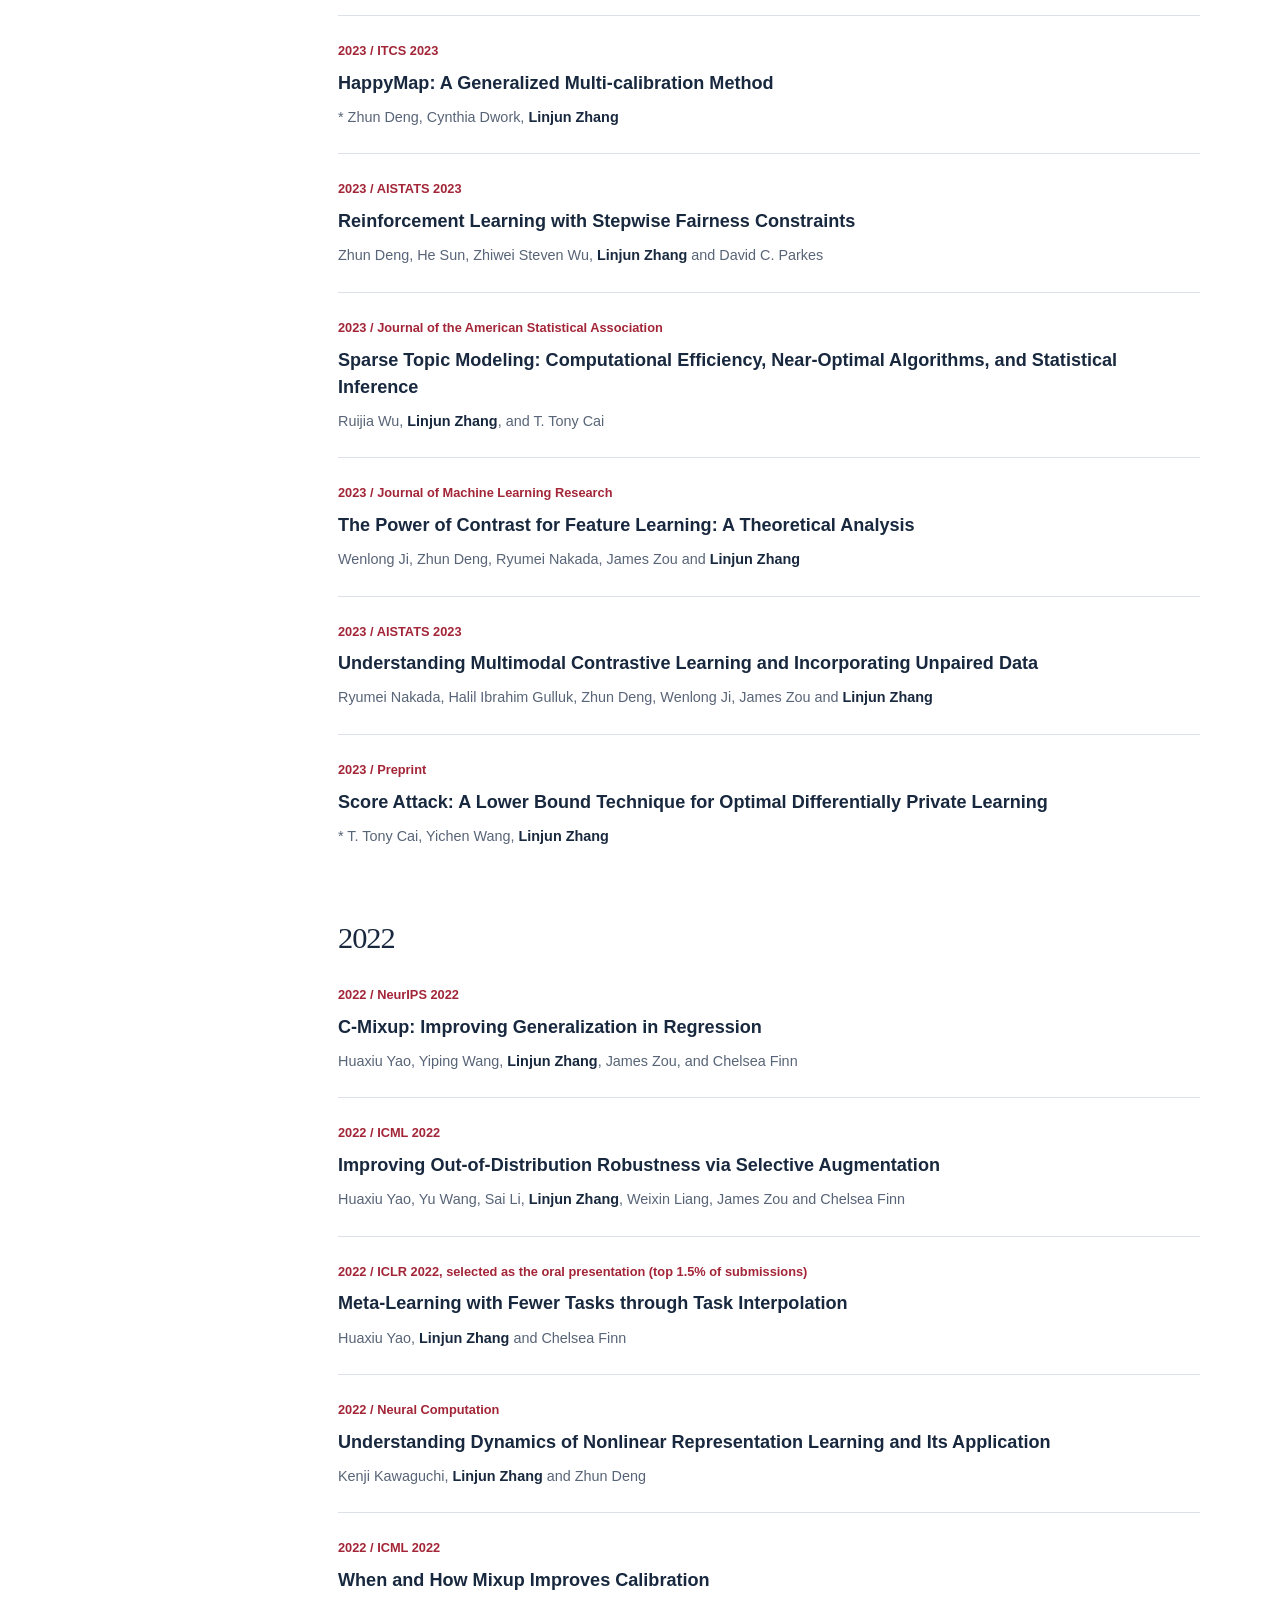
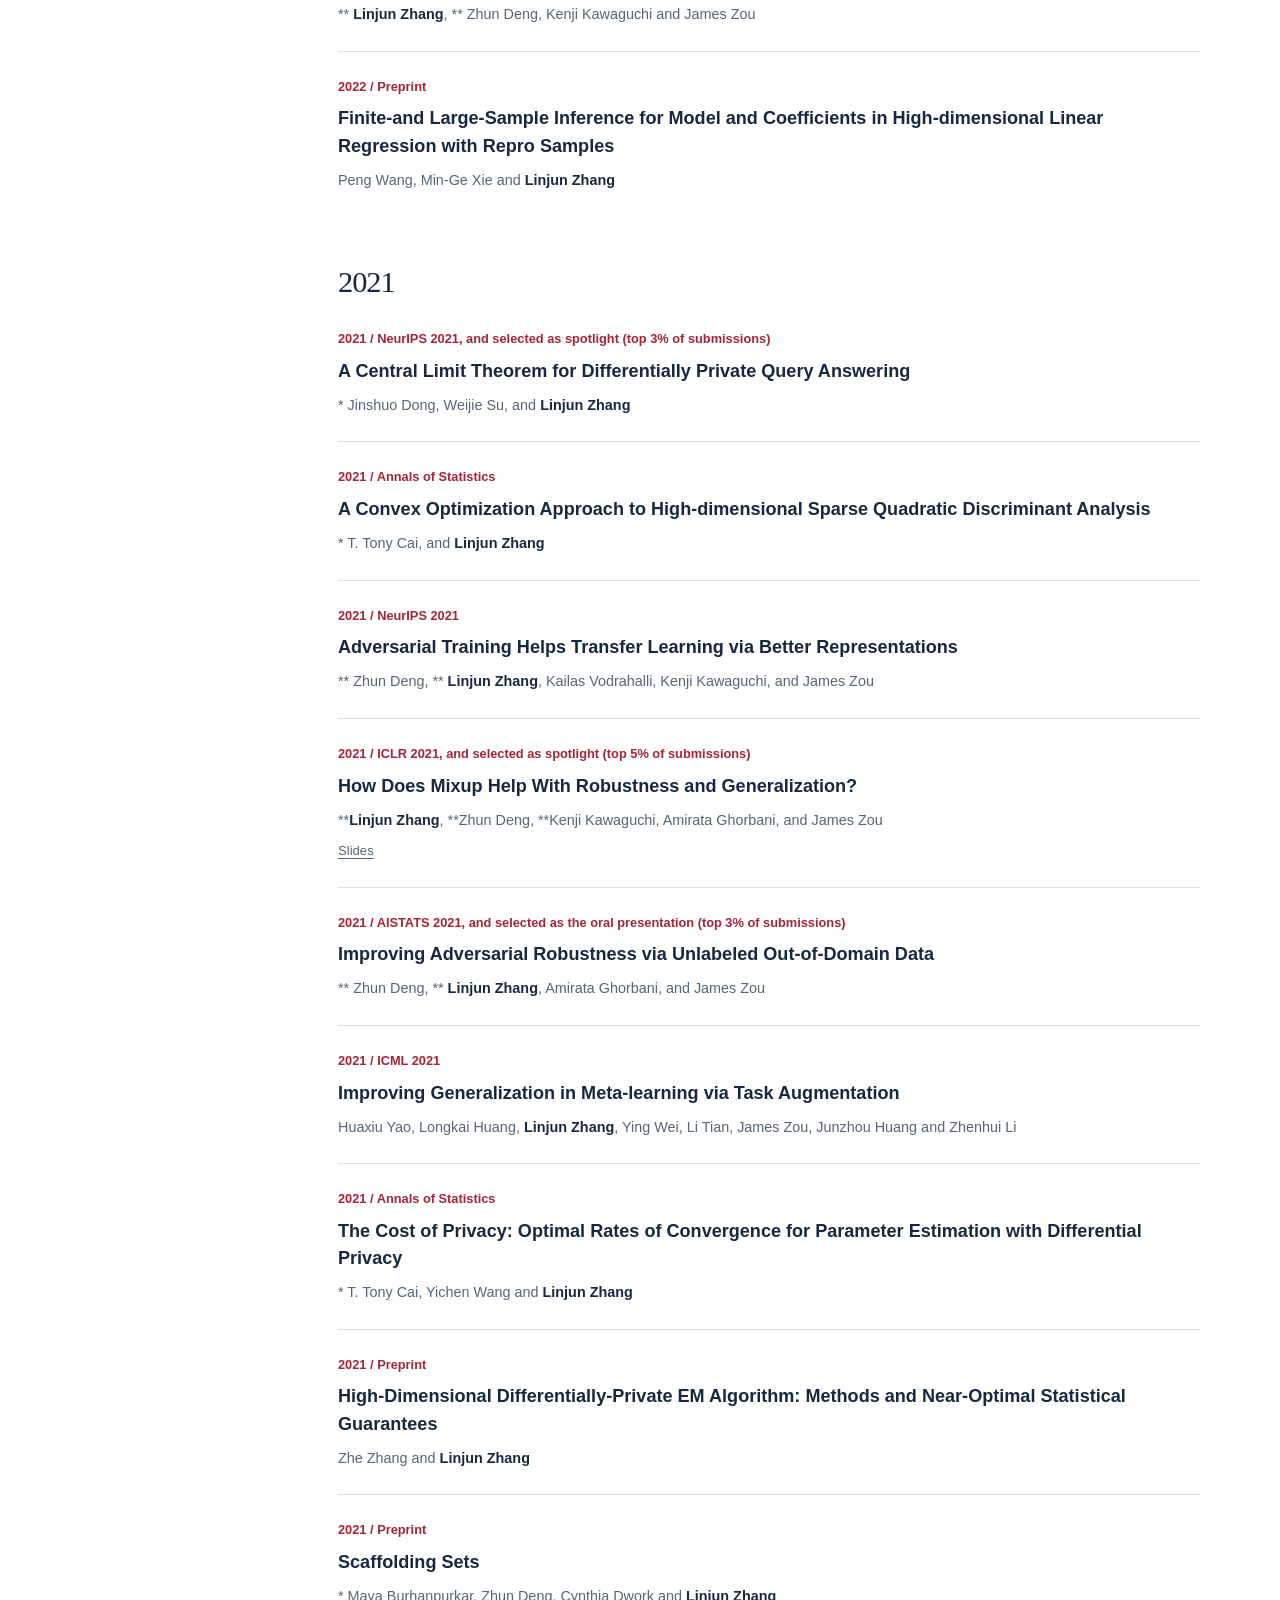
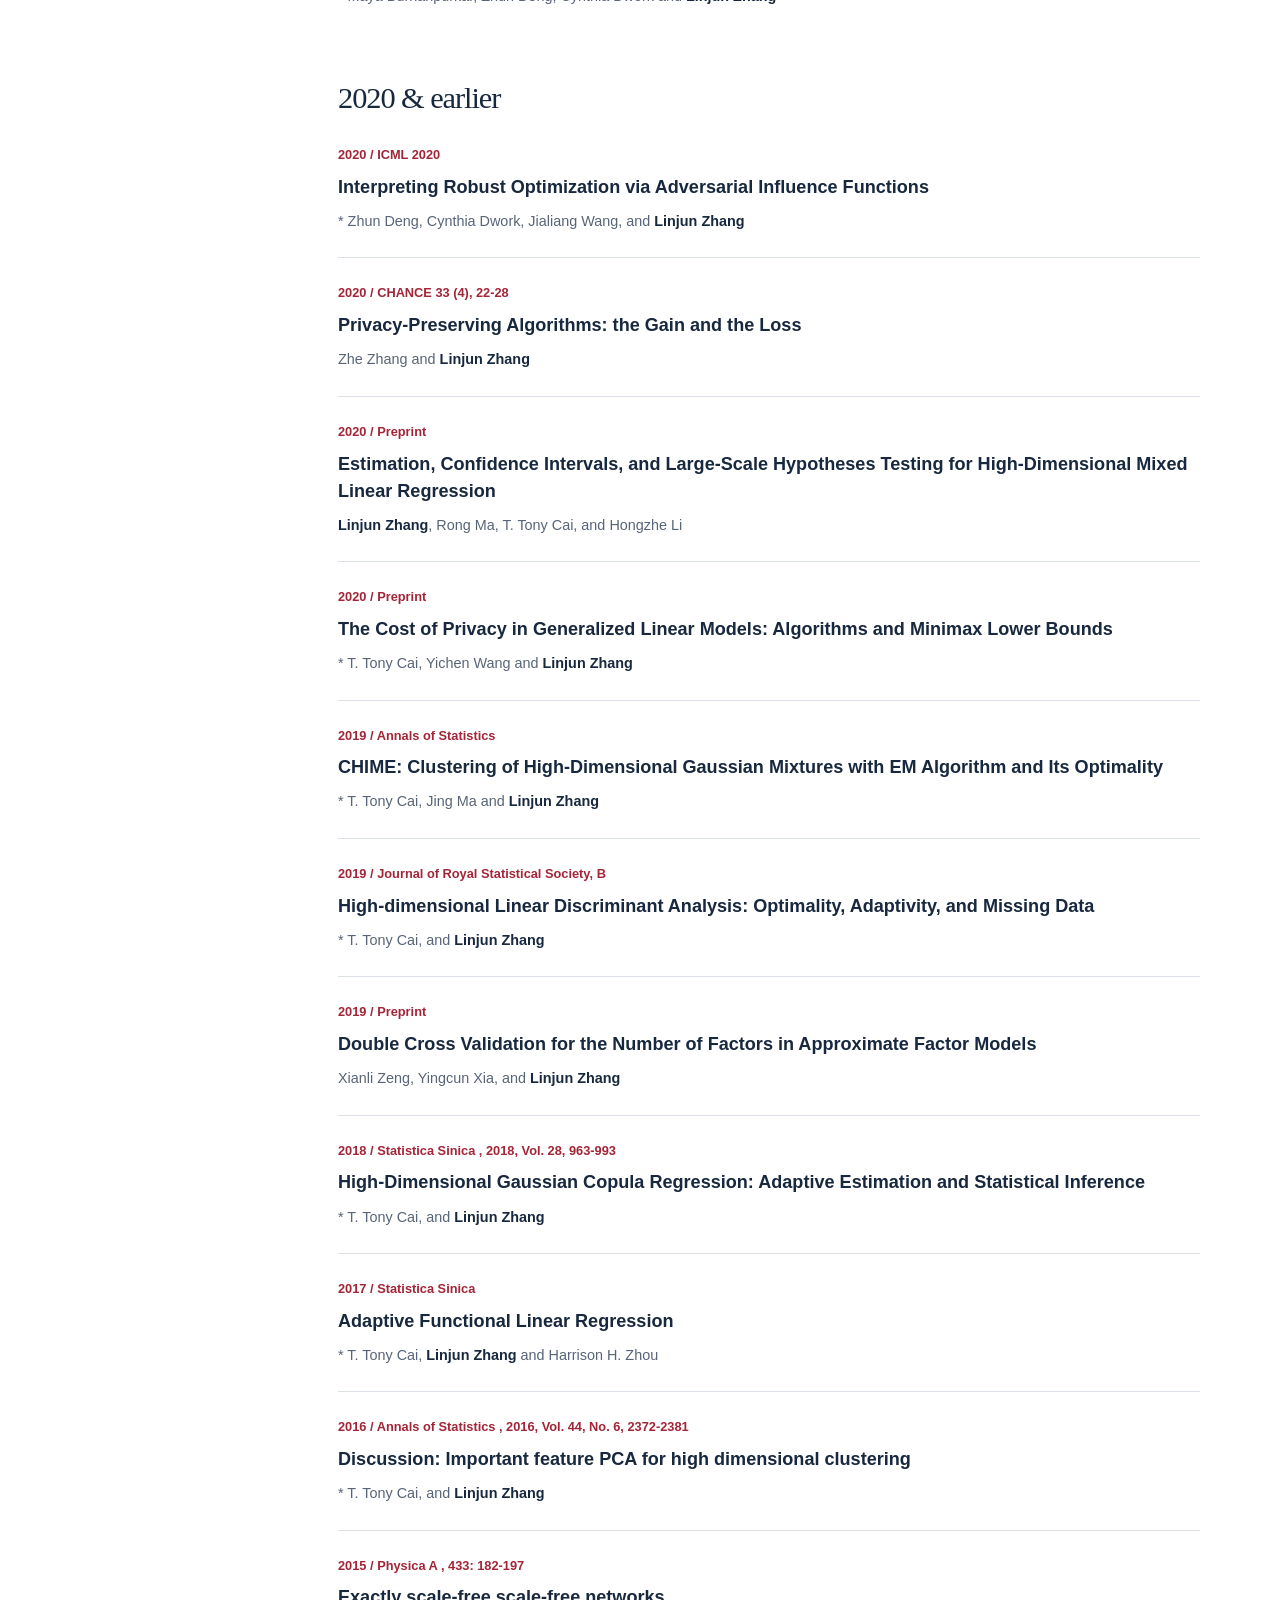
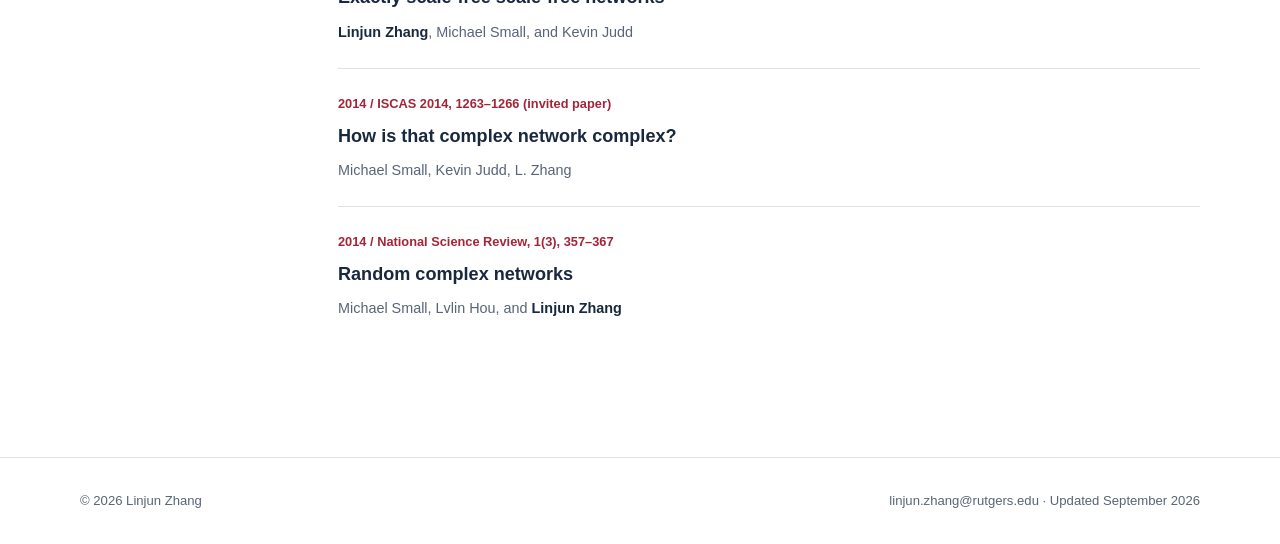
<file: Research.html>
<!doctype html>
<html lang="en">
<head>
  <meta charset="utf-8">
  <meta name="viewport" content="width=device-width, initial-scale=1">
  <title>Research | Linjun Zhang</title>
  <meta name="description" content="Publications and preprints by Linjun Zhang on efficient AI evaluation, AI safety, statistical principles of AI agents, and representation learning.">
  <link rel="canonical" href="https://linjunz.github.io/Research.html">
  <link rel="icon" href="icon.jpg" type="image/jpeg">
  <link rel="stylesheet" href="assets/site.css?v=service-2">
  <script src="assets/site.js" defer></script>
</head>
<body data-page="Research">
<a class="skip-link" href="#main">Skip to content</a>
<header class="site-header"><div class="wrap header-inner">
  <a class="brand" href="index.html"><span class="monogram" aria-hidden="true">LZ</span>Linjun Zhang</a>
  <button class="menu-toggle" type="button" aria-controls="primary-navigation" aria-expanded="false" hidden>Menu</button>
  <nav class="nav" id="primary-navigation" aria-label="Main navigation"><a href="index.html">Home</a><a href="About.html">About</a><a href="Research.html" aria-current="page">Research</a><a href="People.html">People</a><a href="Teaching.html">Teaching</a><a href="Software.html">Software</a><a href="https://www.dropbox.com/s/jrlijhclnd26m2x/CV_Linjun_Zhang.pdf?dl=0" class="cv-link">CV ↗</a></nav>
</div></header>
<main id="main" class="wrap"><header class="page-intro"><p class="eyebrow">Publications &amp; preprints</p><h1>Research</h1><p>Statistical foundations for trustworthy and efficient AI: efficient evaluation, AI safety, AI agents, and representation learning. <a href="https://scholar.google.com/citations?user=TUAzs3sAAAAJ&amp;hl=en&amp;sortby=pubdate">Google Scholar ↗</a></p></header><p class="small-note">* indicates alphabetical authorship; ** indicates equal contribution. Preprints are labeled separately from published work.</p><div class="page-layout"><nav class="page-nav" aria-label="On this page"><strong>On this page</strong><a href="#year-2026">2026</a><a href="#year-2025">2025</a><a href="#year-2024">2024</a><a href="#year-2023">2023</a><a href="#year-2022">2022</a><a href="#year-2021">2021</a><a href="#year-2020">2020 &amp; earlier</a></nav><div><section id="year-2026" class="content-section"><h2>2026</h2><ul class="paper-list"><li class="paper"><div class="paper-meta">2026 <span aria-hidden="true">/</span> ICML 2026</div><h3><a href="https://arxiv.org/abs/2602.01511">Alternating Reinforcement Learning for Rubric-Based Reward Modeling in Non-Verifiable LLM Post-Training</a></h3><p class="authors">** Ran Xu, ** Tianci Liu, Zihan Dong, Tony Yu, Ilgee Hong, Carl Yang, <strong>Linjun Zhang</strong>, Tao Zhao, Haoyu Wang</p></li><li class="paper"><div class="paper-meta">2026 <span aria-hidden="true">/</span> Selected as Discussion Paper at <strong>The American Statistician</strong></div><h3><a href="https://arxiv.org/abs/2502.17814">An Overview of Large Language Models for Statisticians</a></h3><p class="authors">Wenlong Ji, Weizhe Yuan, Emily Getzen, Kyunghyun Cho, Michael I. Jordan, Song Mei, Jason E Weston, Weijie J. Su, Jing Xu, <strong>Linjun Zhang</strong></p></li><li class="paper"><div class="paper-meta">2026 <span aria-hidden="true">/</span> Journal of the American Statistical Association</div><h3><a href="https://www.tandfonline.com/doi/abs/10.1080/01621459.2026.2698136">Contrastive Learning on Multimodal Analysis of Electronic Health Records</a></h3><p class="authors">* Tianxi Cai, Feiqing Huang, Ryumei Nakada, <strong>Linjun Zhang</strong>, Doudou Zhou</p><div class="paper-links"><a href="https://arxiv.org/abs/2403.14926">arXiv</a></div></li><li class="paper"><div class="paper-meta">2026 <span aria-hidden="true">/</span> Statistical Learning and Data Science</div><h3><a href="https://arxiv.org/abs/2402.16158">Distribution-Free Fair Federated Learning with Small Samples</a></h3><p class="authors">Qichuan Yin, Zexian Wang, Junzhou Huang, Huaxiu Yao, <strong>Linjun Zhang</strong></p></li><li class="paper"><div class="paper-meta">2026 <span aria-hidden="true">/</span> ICML 2026</div><h3><a href="https://arxiv.org/abs/2602.03061">Evaluating LLMs When They Do Not Know the Answer: Statistical Evaluation of Mathematical Reasoning via Comparative Signals</a></h3><p class="authors">Zihan Dong, Zhixian Zhang, Yang Zhou, Can Jin, Ruijia Wu, <strong>Linjun Zhang</strong></p></li><li class="paper"><div class="paper-meta">2026 <span aria-hidden="true">/</span> ICLR 2026</div><h3><a href="https://arxiv.org/abs/2506.00555">MMedAgent-RL: Optimizing Multi-Agent Collaboration for Multimodal Medical Reasoning</a></h3><p class="authors">Peng Xia, Jinglu Wang, Yibo Peng, Kaide Zeng, Zihan Dong, Xian Wu, Xiangru Tang, Hongtu Zhu, Yun Li, <strong>Linjun Zhang</strong>, Shujie Liu, Yan Lu, Huaxiu Yao</p></li><li class="paper"><div class="paper-meta">2026 <span aria-hidden="true">/</span> ICLR 2026</div><h3><a href="https://arxiv.org/abs/2507.03041">Optimas: Optimizing Compound AI Systems with Globally Aligned Local Rewards</a></h3><p class="authors">Shirley Wu, Parth Sarthi, Shiyu Zhao, Aaron Lee, Herumb Shandilya, Adrian Mladenic Grobelnik, Nurendra Choudhary, Eddie Huang, Karthik Subbian, <strong>Linjun Zhang</strong>, Diyi Yang, James Zou, Jure Leskovec</p></li><li class="paper"><div class="paper-meta">2026 <span aria-hidden="true">/</span> KDD 2026</div><h3><a href="https://doi.org/10.1145/3770854.3780230">PEANuT: Parameter-Efficient Adaptation with Weight-aware Neural Tweakers</a></h3><p class="authors">Yibo Zhong, Haoxiang Jiang, Lincan Li, Ryumei Nakada, Tianci Liu, <strong>Linjun Zhang</strong>, Huaxiu Yao, Haoyu Wang</p></li><li class="paper"><div class="paper-meta">2026 <span aria-hidden="true">/</span> ICLR 2026</div><h3><a href="https://arxiv.org/abs/2505.11771">Residual Feature Integration is Sufficient to Prevent Negative Transfer</a></h3><p class="authors">Yichen Xu, Ryumei Nakada, <strong>Linjun Zhang</strong>, Lexin Li</p></li><li class="paper"><div class="paper-meta">2026 <span aria-hidden="true">/</span> ICLR 2026</div><h3><a href="https://arxiv.org/abs/2510.10990">Secret-Protected Evolution for Differentially Private Synthetic Text Generation</a></h3><p class="authors">Tianze Wang, Zhaoyu Chen, Jian Du, Yingtai Xiao, <strong>Linjun Zhang</strong>, Qiang Yan</p></li><li class="paper"><div class="paper-meta">2026 <span aria-hidden="true">/</span> Preprint</div><h3><a href="https://arxiv.org/abs/2602.08259">A Statistical Framework for Alignment with Biased AI Feedback</a></h3><p class="authors">Xintao Xia, Zhiqiu Xia, <strong>Linjun Zhang</strong>, Zhanrui Cai</p></li><li class="paper"><div class="paper-meta">2026 <span aria-hidden="true">/</span> Preprint</div><h3><a href="https://arxiv.org/abs/2601.13458">Labels or Preferences? Budget-Constrained Learning with Human Judgments over AI-Generated Outputs</a></h3><p class="authors">Zihan Dong, Xiaotian Hou, Ruijia Wu, <strong>Linjun Zhang</strong></p></li><li class="paper"><div class="paper-meta">2026 <span aria-hidden="true">/</span> Preprint</div><h3><a href="https://arxiv.org/abs/2601.01432">Personalizing black-box models for nonparametric regression with minimax optimality</a></h3><p class="authors">Sai Li, <strong>Linjun Zhang</strong></p></li><li class="paper"><div class="paper-meta">2026 <span aria-hidden="true">/</span> Preprint</div><h3><a href="https://arxiv.org/abs/2602.03049">Unified Inference Framework for Single and Multi-Player Performative Prediction: Method and Asymptotic Optimality</a></h3><p class="authors">Zhixian Zhang, Xiaotian Hou, <strong>Linjun Zhang</strong></p></li></ul></section><section id="year-2025" class="content-section"><h2>2025</h2><ul class="paper-list"><li class="paper"><div class="paper-meta">2025 <span aria-hidden="true">/</span> NeurIPS 2025</div><h3><a href="https://arxiv.org/abs/2509.24193">AceSearcher: Bootstrapping Reasoning and Search for LLMs via Reinforced Self-Play</a></h3><p class="authors">Ran Xu, Yuchen Zhuang, Zihan Dong, Ruiyu Wang, Yue Yu, Joyce C. Ho, <strong>Linjun Zhang</strong>, Haoyu Wang, Wenqi Shi, Carl Yang</p></li><li class="paper"><div class="paper-meta">2025 <span aria-hidden="true">/</span> Theory of Cryptography Conference (TCC) 2025</div><h3><a href="https://arxiv.org/abs/2411.13682">Differentially Private Learning Beyond the Classical Dimensionality Regime</a></h3><p class="authors">* Cynthia Dwork, Pranay Tankala, <strong>Linjun Zhang</strong></p></li><li class="paper"><div class="paper-meta">2025 <span aria-hidden="true">/</span> Journal of the American Statistical Association</div><h3><a href="https://arxiv.org/abs/2401.08150">Differentially Private Sliced Inverse Regression: Minimax Optimality and Algorithm</a></h3><p class="authors">* Xintao Xia, <strong>Linjun Zhang</strong>, and Zhanrui Cai</p></li><li class="paper"><div class="paper-meta">2025 <span aria-hidden="true">/</span> ICML 2025</div><h3><a href="https://arxiv.org/abs/2411.02603">FactTest: Factuality Testing in Large Language Models with Finite-Sample and Distribution-Free Guarantees</a></h3><p class="authors">Fan Nie, Xiaotian Hou, Shuhang Lin, James Zou, Huaxiu Yao, and <strong>Linjun Zhang</strong></p></li><li class="paper"><div class="paper-meta">2025 <span aria-hidden="true">/</span> ICML 2025</div><h3><a href="https://arxiv.org/abs/2502.00602">Mitigating Heterogeneous Token Overfitting in LLM Knowledge Editing</a></h3><p class="authors">Tianci Liu, Ruirui Li, Zihan Dong, Hui Liu, Xianfeng Tang, Qingyu Yin, <strong>Linjun Zhang</strong>, Haoyu Wang, Jing Gao</p></li><li class="paper"><div class="paper-meta">2025 <span aria-hidden="true">/</span> ICLR 2025</div><h3><a href="https://arxiv.org/abs/2410.13085">MMed-RAG: Versatile Multimodal RAG System for Medical Vision Language Models</a></h3><p class="authors">Peng Xia, Kangyu Zhu, Haoran Li, Tianze Wang, Weijia Shi, Sheng Wang, <strong>Linjun Zhang</strong>, James Zou, Huaxiu Yao</p></li><li class="paper"><div class="paper-meta">2025 <span aria-hidden="true">/</span> ICML 2025</div><h3><a href="https://arxiv.org/abs/2502.18699">MPO: An Efficient Post-Processing Framework for Mixing Diverse Preference Alignment</a></h3><p class="authors">Tianze Wang, Dongnan Gui, Yifan Hu, Shuhang Lin, and <strong>Linjun Zhang</strong></p></li><li class="paper"><div class="paper-meta">2025 <span aria-hidden="true">/</span> Journal of the American Statistical Association</div><h3><a href="https://arxiv.org/abs/2309.09555">Multi-Dimensional Domain Generalization with Low-Rank Structures</a></h3><p class="authors">Sai Li and <strong>Linjun Zhang</strong></p></li><li class="paper"><div class="paper-meta">2025 <span aria-hidden="true">/</span> Findings of ACL 2025</div><h3><a href="https://arxiv.org/abs/2502.10993">RoseRAG: Robust Retrieval-augmented Generation with Small-scale LLMs via Margin-aware Preference Optimization</a></h3><p class="authors">Tianci Liu, Haoxiang Jiang, Tianze Wang, Ran Xu, Yue Yu, <strong>Linjun Zhang</strong>, Tuo Zhao, Haoyu Wang</p></li><li class="paper"><div class="paper-meta">2025 <span aria-hidden="true">/</span> Preprint</div><h3><a href="https://arxiv.org/abs/2501.02441">A Statistical Hypothesis Testing Framework for Data Misappropriation Detection in Large Language Models</a></h3><p class="authors">Yinpeng Cai, Lexin Li, and <strong>Linjun Zhang</strong></p></li><li class="paper"><div class="paper-meta">2025 <span aria-hidden="true">/</span> Preprint</div><h3><a href="https://arxiv.org/abs/2503.20561">A Theoretical Framework for Prompt Engineering: Approximating Smooth Functions with Transformer Prompts</a></h3><p class="authors">Ryumei Nakada, Wenlong Ji, Tianxi Cai, James Zou, <strong>Linjun Zhang</strong></p></li><li class="paper"><div class="paper-meta">2025 <span aria-hidden="true">/</span> Preprint</div><h3><a href="https://arxiv.org/abs/2510.04860">Alignment Tipping Process: How Self-Evolution Pushes LLM Agents Off the Rails</a></h3><p class="authors">Siwei Han, Kaiwen Xiong, Jiaqi Liu, Xinyu Ye, Yaofeng Su, Wenbo Duan, Xinyuan Liu, Cihang Xie, Mohit Bansal, Mingyu Ding, <strong>Linjun Zhang</strong>, Huaxiu Yao</p></li><li class="paper"><div class="paper-meta">2025 <span aria-hidden="true">/</span> Preprint</div><h3><a href="https://arxiv.org/abs/2510.26046">Bias-Corrected Data Synthesis for Imbalanced Learning</a></h3><p class="authors">Pengfei Lyu, Zhengchi Ma, <strong>Linjun Zhang</strong>, Anru R. Zhang</p></li><li class="paper"><div class="paper-meta">2025 <span aria-hidden="true">/</span> Preprint</div><h3><a href="https://arxiv.org/abs/2509.11316">Contrastive Network Representation Learning</a></h3><p class="authors">Zihan Dong, Xin Zhou, Ryumei Nakada, Lexin Li, and <strong>Linjun Zhang</strong></p></li><li class="paper"><div class="paper-meta">2025 <span aria-hidden="true">/</span> Preprint</div><h3><a href="https://arxiv.org/abs/2510.01468">Repro Samples Method for Model-Free Inference in High-Dimensional Binary Classification</a></h3><p class="authors">Xiaotian Hou, Peng Wang, Minge Xie, <strong>Linjun Zhang</strong></p></li><li class="paper"><div class="paper-meta">2025 <span aria-hidden="true">/</span> Preprint</div><h3><a href="https://arxiv.org/abs/2507.20560">Statistical Inference for Differentially Private Stochastic Gradient Descent</a></h3><p class="authors">Xintao Xia, <strong>Linjun Zhang</strong>, Zhanrui Cai</p></li><li class="paper"><div class="paper-meta">2025 <span aria-hidden="true">/</span> Preprint</div><h3><a href="https://arxiv.org/abs/2512.05925">To Err Is Human: Systematic Quantification of Errors in Published AI Papers via LLM Analysis</a></h3><p class="authors">Federico Bianchi, Yongchan Kwon, Zachary Izzo, <strong>Linjun Zhang</strong>, James Zou</p></li><li class="paper"><div class="paper-meta">2025 <span aria-hidden="true">/</span> Preprint</div><h3><a href="https://arxiv.org/abs/2508.17580">UQ: Assessing Language Models on Unsolved Questions</a></h3><p class="authors">Fan Nie, Ken Ziyu Liu, Zihao Wang, Rui Sun, Wei Liu, Weijia Shi, Huaxiu Yao, <strong>Linjun Zhang</strong>, Andrew Y. Ng, James Zou, Sanmi Koyejo, Yejin Choi, Percy Liang, Niklas Muennighoff</p></li></ul></section><section id="year-2024" class="content-section"><h2>2024</h2><ul class="paper-list"><li class="paper"><div class="paper-meta">2024 <span aria-hidden="true">/</span> ICLR 2024</div><h3><a href="https://arxiv.org/abs/2310.00754">Analyzing and mitigating object hallucination in large vision-language models</a></h3><p class="authors">Yiyang Zhou, Chenhang Cui, Jaehong Yoon, <strong>Linjun Zhang</strong>, Zhun Deng, Chelsea Finn, Mohit Bansal, Huaxiu Yao</p></li><li class="paper"><div class="paper-meta">2024 <span aria-hidden="true">/</span> NeurIPS 2024</div><h3><a href="https://arxiv.org/abs/2405.14622">Calibrated Self-Rewarding Vision Language Models</a></h3><p class="authors">Yiyang Zhou, Zhiyuan Fan, Dongjie Cheng, Sihan Yang, Zhaorun Chen, Chenhang Cui, Xiyao Wang, Yun Li, <strong>Linjun Zhang</strong>, and Huaxiu Yao</p></li><li class="paper"><div class="paper-meta">2024 <span aria-hidden="true">/</span> ICML 2024</div><h3><a href="https://arxiv.org/abs/2310.06430">Conformal Prediction for Deep Classifier via Label Ranking</a></h3><p class="authors">Jianguo Huang, HuaJun Xi, <strong>Linjun Zhang</strong>, Huaxiu Yao, Yue Qiu, Hongxin Wei</p></li><li class="paper"><div class="paper-meta">2024 <span aria-hidden="true">/</span> Journal of the American Statistical Association</div><h3><a href="https://www.tandfonline.com/doi/full/10.1080/01621459.2023.2184373">Estimation and Inference in High-Dimensional Generalized Linear Models with Knowledge Transfer</a></h3><p class="authors">Sai Li, <strong>Linjun Zhang</strong>, T. Tony Cai, and Hongzhe Li</p></li><li class="paper"><div class="paper-meta">2024 <span aria-hidden="true">/</span> ICML 2024</div><h3><a href="https://arxiv.org/abs/2405.02225">Fair Risk Control: A Generalized Framework for Calibrating Multi-group Fairness Risks</a></h3><p class="authors">* Lujing Zhang, Aaron Roth, <strong>Linjun Zhang</strong></p></li><li class="paper"><div class="paper-meta">2024 <span aria-hidden="true">/</span> NeurIPS 2024</div><h3><a href="https://arxiv.org/abs/2406.06581">Order-Independence Without Fine Tuning</a></h3><p class="authors">Reid McIlroy-Young, Katrina Brown, Conlan Olson, <strong>Linjun Zhang</strong>, and Cynthia Dwork</p></li><li class="paper"><div class="paper-meta">2024 <span aria-hidden="true">/</span> EMNLP 2024</div><h3><a href="https://arxiv.org/abs/2407.05131">RULE: Reliable Multimodal RAG for Factuality in Medical Vision Language Models</a></h3><p class="authors">Peng Xia, Kangyu Zhu, Haoran Li, Hongtu Zhu, Yun Li, Gang Li, <strong>Linjun Zhang</strong>, and Huaxiu Yao</p></li><li class="paper"><div class="paper-meta">2024 <span aria-hidden="true">/</span> NeurIPS 2024</div><h3><a href="https://arxiv.org/abs/2412.06289">S2FT: Efficient, Scalable and Generalizable LLM Fine-tuning by Structured Sparsity</a></h3><p class="authors">Xinyu Yang, Jixuan Leng, Geyang Guo, Jiawei Zhao, Ryumei Nakada, <strong>Linjun Zhang</strong>, Huaxiu Yao, and Beidi Chen</p></li><li class="paper"><div class="paper-meta">2024 <span aria-hidden="true">/</span> Harvard Data Science Review</div><h3><a href="https://arxiv.org/abs/2307.02792">What Should Data Science Education Do with Large Language Models?</a></h3><p class="authors">Xinming Tu, James Zou, Weijie Su and <strong>Linjun Zhang</strong></p></li><li class="paper"><div class="paper-meta">2024 <span aria-hidden="true">/</span> Preprint</div><h3><a href="https://arxiv.org/abs/2404.01608">FAIRM: Learning Invariant Representations for Algorithmic Fairness and Domain Generalization with Minimax Optimality</a></h3><p class="authors">Sai Li and <strong>Linjun Zhang</strong></p></li><li class="paper"><div class="paper-meta">2024 <span aria-hidden="true">/</span> Preprint</div><h3><a href="https://arxiv.org/abs/2403.05006">Provable Multi-Party Reinforcement Learning with Diverse Human Feedback</a></h3><p class="authors">Huiying Zhong, Zhun Deng, Weijie J Su, Zhiwei Steven Wu, and <strong>Linjun Zhang</strong></p></li><li class="paper"><div class="paper-meta">2024 <span aria-hidden="true">/</span> Preprint</div><h3><a href="https://arxiv.org/abs/2406.03628">Synthetic Oversampling: Theory and A Practical Approach Using LLMs to Address Data Imbalance</a></h3><p class="authors">Ryumei Nakada, Yichen Xu, Lexin Li, <strong>Linjun Zhang</strong></p></li></ul></section><section id="year-2023" class="content-section"><h2>2023</h2><ul class="paper-list"><li class="paper"><div class="paper-meta">2023 <span aria-hidden="true">/</span> NeurIPS 2023</div><h3><a href="https://arxiv.org/abs/2305.18262">Beyond Confidence: Reliable Models Should Also Consider Atypicality</a></h3><p class="authors">Mert Yuksekgonul, <strong>Linjun Zhang</strong>, James Zou, Carlos Guestrin</p></li><li class="paper"><div class="paper-meta">2023 <span aria-hidden="true">/</span> ICML 2023</div><h3><a href="https://arxiv.org/abs/2305.00650">Discover and Cure: Concept-aware Mitigation of Spurious Correlation</a></h3><p class="authors">Shirley Wu, Mert Yuksekgonul, <strong>Linjun Zhang</strong> and James Zou</p></li><li class="paper"><div class="paper-meta">2023 <span aria-hidden="true">/</span> ICLR 2023</div><h3><a href="https://arxiv.org/abs/2211.15072">FaiREE: Fair Classification with Finite-Sample and Distribution-Free Guarantee</a></h3><p class="authors">Puheng Li, James Zou, and <strong>Linjun Zhang</strong></p></li><li class="paper"><div class="paper-meta">2023 <span aria-hidden="true">/</span> ICLR 2023</div><h3><a href="https://arxiv.org/abs/2206.02792">FIFA: Making Fairness More Generalizable in Classifiers Trained on Imbalanced Data</a></h3><p class="authors">Zhun Deng, Jiayao Zhang, <strong>Linjun Zhang</strong>, Ting Ye, Yates Coley, Weijie J. Su, and James Zou</p></li><li class="paper"><div class="paper-meta">2023 <span aria-hidden="true">/</span> AISTATS 2023</div><h3><a href="https://arxiv.org/abs/2210.11075">Freeze then Train: Towards Provable Representation Learning under Spurious Correlations and Feature Noise</a></h3><p class="authors">Haotian Ye, James Zou, and <strong>Linjun Zhang</strong></p></li><li class="paper"><div class="paper-meta">2023 <span aria-hidden="true">/</span> ITCS 2023</div><h3><a href="https://arxiv.org/abs/2303.04379">HappyMap: A Generalized Multi-calibration Method</a></h3><p class="authors">* Zhun Deng, Cynthia Dwork, <strong>Linjun Zhang</strong></p></li><li class="paper"><div class="paper-meta">2023 <span aria-hidden="true">/</span> AISTATS 2023</div><h3><a href="https://arxiv.org/abs/2211.03994">Reinforcement Learning with Stepwise Fairness Constraints</a></h3><p class="authors">Zhun Deng, He Sun, Zhiwei Steven Wu, <strong>Linjun Zhang</strong> and David C. Parkes</p></li><li class="paper"><div class="paper-meta">2023 <span aria-hidden="true">/</span> Journal of the American Statistical Association</div><h3>Sparse Topic Modeling: Computational Efficiency, Near-Optimal Algorithms, and Statistical Inference</h3><p class="authors">Ruijia Wu, <strong>Linjun Zhang</strong>, and T. Tony Cai</p></li><li class="paper"><div class="paper-meta">2023 <span aria-hidden="true">/</span> Journal of Machine Learning Research</div><h3><a href="https://arxiv.org/abs/2110.02473">The Power of Contrast for Feature Learning: A Theoretical Analysis</a></h3><p class="authors">Wenlong Ji, Zhun Deng, Ryumei Nakada, James Zou and <strong>Linjun Zhang</strong></p></li><li class="paper"><div class="paper-meta">2023 <span aria-hidden="true">/</span> AISTATS 2023</div><h3><a href="https://arxiv.org/abs/2302.06232">Understanding Multimodal Contrastive Learning and Incorporating Unpaired Data</a></h3><p class="authors">Ryumei Nakada, Halil Ibrahim Gulluk, Zhun Deng, Wenlong Ji, James Zou and <strong>Linjun Zhang</strong></p></li><li class="paper"><div class="paper-meta">2023 <span aria-hidden="true">/</span> Preprint</div><h3><a href="https://arxiv.org/abs/2303.07152">Score Attack: A Lower Bound Technique for Optimal Differentially Private Learning</a></h3><p class="authors">* T. Tony Cai, Yichen Wang, <strong>Linjun Zhang</strong></p></li></ul></section><section id="year-2022" class="content-section"><h2>2022</h2><ul class="paper-list"><li class="paper"><div class="paper-meta">2022 <span aria-hidden="true">/</span> NeurIPS 2022</div><h3><a href="https://arxiv.org/abs/2210.05775">C-Mixup: Improving Generalization in Regression</a></h3><p class="authors">Huaxiu Yao, Yiping Wang, <strong>Linjun Zhang</strong>, James Zou, and Chelsea Finn</p></li><li class="paper"><div class="paper-meta">2022 <span aria-hidden="true">/</span> ICML 2022</div><h3><a href="https://arxiv.org/abs/2201.00299">Improving Out-of-Distribution Robustness via Selective Augmentation</a></h3><p class="authors">Huaxiu Yao, Yu Wang, Sai Li, <strong>Linjun Zhang</strong>, Weixin Liang, James Zou and Chelsea Finn</p></li><li class="paper"><div class="paper-meta">2022 <span aria-hidden="true">/</span> ICLR 2022, selected as the oral presentation (top 1.5% of submissions)</div><h3><a href="https://arxiv.org/abs/2106.02695">Meta-Learning with Fewer Tasks through Task Interpolation</a></h3><p class="authors">Huaxiu Yao, <strong>Linjun Zhang</strong> and Chelsea Finn</p></li><li class="paper"><div class="paper-meta">2022 <span aria-hidden="true">/</span> Neural Computation</div><h3><a href="https://arxiv.org/abs/2106.14836">Understanding Dynamics of Nonlinear Representation Learning and Its Application</a></h3><p class="authors">Kenji Kawaguchi, <strong>Linjun Zhang</strong> and Zhun Deng</p></li><li class="paper"><div class="paper-meta">2022 <span aria-hidden="true">/</span> ICML 2022</div><h3><a href="https://arxiv.org/abs/2102.06289">When and How Mixup Improves Calibration</a></h3><p class="authors">** <strong>Linjun Zhang</strong>, ** Zhun Deng, Kenji Kawaguchi and James Zou</p></li><li class="paper"><div class="paper-meta">2022 <span aria-hidden="true">/</span> Preprint</div><h3><a href="https://arxiv.org/abs/2209.09299">Finite-and Large-Sample Inference for Model and Coefficients in High-dimensional Linear Regression with Repro Samples</a></h3><p class="authors">Peng Wang, Min-Ge Xie and <strong>Linjun Zhang</strong></p></li></ul></section><section id="year-2021" class="content-section"><h2>2021</h2><ul class="paper-list"><li class="paper"><div class="paper-meta">2021 <span aria-hidden="true">/</span> NeurIPS 2021, and selected as spotlight (top 3% of submissions)</div><h3><a href="https://arxiv.org/abs/2103.08721">A Central Limit Theorem for Differentially Private Query Answering</a></h3><p class="authors">* Jinshuo Dong, Weijie Su, and <strong>Linjun Zhang</strong></p></li><li class="paper"><div class="paper-meta">2021 <span aria-hidden="true">/</span> Annals of Statistics</div><h3><a href="https://arxiv.org/abs/1912.02872">A Convex Optimization Approach to High-dimensional Sparse Quadratic Discriminant Analysis</a></h3><p class="authors">* T. Tony Cai, and <strong>Linjun Zhang</strong></p></li><li class="paper"><div class="paper-meta">2021 <span aria-hidden="true">/</span> NeurIPS 2021</div><h3><a href="https://arxiv.org/abs/2106.10189">Adversarial Training Helps Transfer Learning via Better Representations</a></h3><p class="authors">** Zhun Deng, ** <strong>Linjun Zhang</strong>, Kailas Vodrahalli, Kenji Kawaguchi, and James Zou</p></li><li class="paper"><div class="paper-meta">2021 <span aria-hidden="true">/</span> ICLR 2021, and selected as spotlight (top 5% of submissions)</div><h3><a href="https://openreview.net/pdf?id=8yKEo06dKNo">How Does Mixup Help With Robustness and Generalization?</a></h3><p class="authors">**<strong>Linjun Zhang</strong>, **Zhun Deng, **Kenji Kawaguchi, Amirata Ghorbani, and James Zou</p><div class="paper-links"><a href="https://github.com/linjunz/Mixup/blob/main/Slides-mixup.pdf">Slides</a></div></li><li class="paper"><div class="paper-meta">2021 <span aria-hidden="true">/</span> AISTATS 2021, and selected as the oral presentation (top 3% of submissions)</div><h3><a href="https://arxiv.org/abs/2006.08476">Improving Adversarial Robustness via Unlabeled Out-of-Domain Data</a></h3><p class="authors">** Zhun Deng, ** <strong>Linjun Zhang</strong>, Amirata Ghorbani, and James Zou</p></li><li class="paper"><div class="paper-meta">2021 <span aria-hidden="true">/</span> ICML 2021</div><h3><a href="https://arxiv.org/abs/2007.13040">Improving Generalization in Meta-learning via Task Augmentation</a></h3><p class="authors">Huaxiu Yao, Longkai Huang, <strong>Linjun Zhang</strong>, Ying Wei, Li Tian, James Zou, Junzhou Huang and Zhenhui Li</p></li><li class="paper"><div class="paper-meta">2021 <span aria-hidden="true">/</span> Annals of Statistics</div><h3><a href="https://arxiv.org/abs/1902.04495">The Cost of Privacy: Optimal Rates of Convergence for Parameter Estimation with Differential Privacy</a></h3><p class="authors">* T. Tony Cai, Yichen Wang and <strong>Linjun Zhang</strong></p></li><li class="paper"><div class="paper-meta">2021 <span aria-hidden="true">/</span> Preprint</div><h3><a href="https://arxiv.org/abs/2104.00245">High-Dimensional Differentially-Private EM Algorithm: Methods and Near-Optimal Statistical Guarantees</a></h3><p class="authors">Zhe Zhang and <strong>Linjun Zhang</strong></p></li><li class="paper"><div class="paper-meta">2021 <span aria-hidden="true">/</span> Preprint</div><h3><a href="https://arxiv.org/abs/2111.03135">Scaffolding Sets</a></h3><p class="authors">* Maya Burhanpurkar, Zhun Deng, Cynthia Dwork and <strong>Linjun Zhang</strong></p></li></ul></section><section id="year-2020" class="content-section"><h2>2020 &amp; earlier</h2><ul class="paper-list"><li class="paper"><div class="paper-meta">2020 <span aria-hidden="true">/</span> ICML 2020</div><h3><a href="http://proceedings.mlr.press/v119/deng20a.html">Interpreting Robust Optimization via Adversarial Influence Functions</a></h3><p class="authors">* Zhun Deng, Cynthia Dwork, Jialiang Wang, and <strong>Linjun Zhang</strong></p></li><li class="paper"><div class="paper-meta">2020 <span aria-hidden="true">/</span> CHANCE 33 (4), 22-28</div><h3><a href="https://www.tandfonline.com/doi/full/10.1080/09332480.2020.1847956">Privacy-Preserving Algorithms: the Gain and the Loss</a></h3><p class="authors">Zhe Zhang and <strong>Linjun Zhang</strong></p></li><li class="paper"><div class="paper-meta">2020 <span aria-hidden="true">/</span> Preprint</div><h3><a href="https://arxiv.org/abs/2011.03598">Estimation, Confidence Intervals, and Large-Scale Hypotheses Testing for High-Dimensional Mixed Linear Regression</a></h3><p class="authors"><strong>Linjun Zhang</strong>, Rong Ma, T. Tony Cai, and Hongzhe Li</p></li><li class="paper"><div class="paper-meta">2020 <span aria-hidden="true">/</span> Preprint</div><h3><a href="https://arxiv.org/abs/2011.03900">The Cost of Privacy in Generalized Linear Models: Algorithms and Minimax Lower Bounds</a></h3><p class="authors">* T. Tony Cai, Yichen Wang and <strong>Linjun Zhang</strong></p></li><li class="paper"><div class="paper-meta">2019 <span aria-hidden="true">/</span> Annals of Statistics</div><h3><a href="https://doi.org/10.1214/18-AOS1711">CHIME: Clustering of High-Dimensional Gaussian Mixtures with EM Algorithm and Its Optimality</a></h3><p class="authors">* T. Tony Cai, Jing Ma and <strong>Linjun Zhang</strong></p></li><li class="paper"><div class="paper-meta">2019 <span aria-hidden="true">/</span> Journal of Royal Statistical Society, B</div><h3><a href="https://rss.onlinelibrary.wiley.com/doi/full/10.1111/rssb.12326">High-dimensional Linear Discriminant Analysis: Optimality, Adaptivity, and Missing Data</a></h3><p class="authors">* T. Tony Cai, and <strong>Linjun Zhang</strong></p></li><li class="paper"><div class="paper-meta">2019 <span aria-hidden="true">/</span> Preprint</div><h3><a href="https://arxiv.org/abs/1907.01670">Double Cross Validation for the Number of Factors in Approximate Factor Models</a></h3><p class="authors">Xianli Zeng, Yingcun Xia, and <strong>Linjun Zhang</strong></p></li><li class="paper"><div class="paper-meta">2018 <span aria-hidden="true">/</span> Statistica Sinica , 2018, Vol. 28, 963-993</div><h3><a href="http://www3.stat.sinica.edu.tw/sstest/J28N2/J28N219/J28N219.html">High-Dimensional Gaussian Copula Regression: Adaptive Estimation and Statistical Inference</a></h3><p class="authors">* T. Tony Cai, and <strong>Linjun Zhang</strong></p></li><li class="paper"><div class="paper-meta">2017 <span aria-hidden="true">/</span> Statistica Sinica</div><h3><a href="http://www3.stat.sinica.edu.tw/preprint/SS-2017-0099_Preprint.pdf">Adaptive Functional Linear Regression</a></h3><p class="authors">* T. Tony Cai, <strong>Linjun Zhang</strong> and Harrison H. Zhou</p></li><li class="paper"><div class="paper-meta">2016 <span aria-hidden="true">/</span> Annals of Statistics , 2016, Vol. 44, No. 6, 2372-2381</div><h3><a href="https://arxiv.org/abs/1602.05236">Discussion: Important feature PCA for high dimensional clustering</a></h3><p class="authors">* T. Tony Cai, and <strong>Linjun Zhang</strong></p></li><li class="paper"><div class="paper-meta">2015 <span aria-hidden="true">/</span> Physica A , 433: 182-197</div><h3><a href="https://www.sciencedirect.com/science/article/pii/S0378437115003362">Exactly scale-free scale-free networks</a></h3><p class="authors"><strong>Linjun Zhang</strong>, Michael Small, and Kevin Judd</p></li><li class="paper"><div class="paper-meta">2014 <span aria-hidden="true">/</span> ISCAS 2014, 1263–1266 (invited paper)</div><h3><a href="https://doi.org/10.1109/ISCAS.2014.6865372">How is that complex network complex?</a></h3><p class="authors">Michael Small, Kevin Judd, L. Zhang</p></li><li class="paper"><div class="paper-meta">2014 <span aria-hidden="true">/</span> National Science Review, 1(3), 357–367</div><h3><a href="https://academic.oup.com/nsr/article/1/3/357/2460737">Random complex networks</a></h3><p class="authors">Michael Small, Lvlin Hou, and <strong>Linjun Zhang</strong></p></li></ul></section></div></div></main>
<footer class="site-footer"><div class="wrap footer-inner"><span>© 2026 Linjun Zhang</span><span><a href="mailto:linjun.zhang@rutgers.edu">linjun.zhang@rutgers.edu</a> · Updated September 2026</span></div></footer>
</body>
</html>
</file>
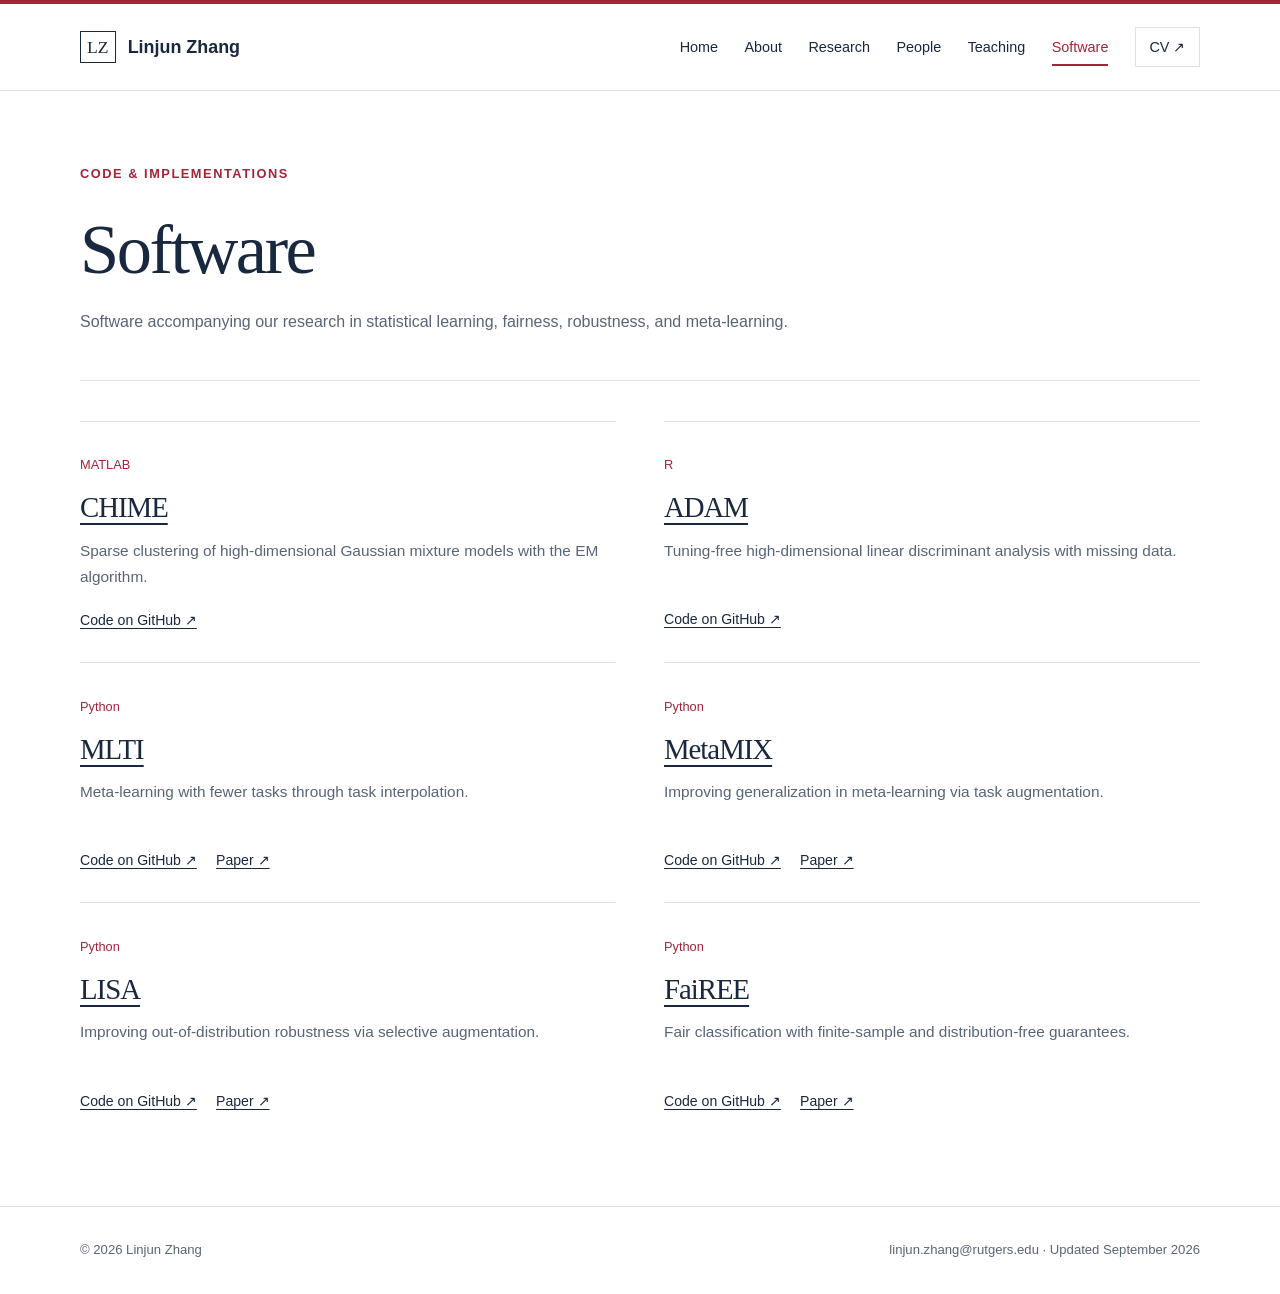
<file: Software.html>
<!doctype html>
<html lang="en">
<head>
  <meta charset="utf-8">
  <meta name="viewport" content="width=device-width, initial-scale=1">
  <title>Software | Linjun Zhang</title>
  <meta name="description" content="Research software by Linjun Zhang and collaborators: CHIME, ADAM, MLTI, MetaMIX, LISA, and FaiREE.">
  <link rel="canonical" href="https://linjunz.github.io/Software.html">
  <link rel="icon" href="icon.jpg" type="image/jpeg">
  <link rel="stylesheet" href="assets/site.css?v=service-2">
  <script src="assets/site.js" defer></script>
</head>
<body data-page="Software">
<a class="skip-link" href="#main">Skip to content</a>
<header class="site-header"><div class="wrap header-inner">
  <a class="brand" href="index.html"><span class="monogram" aria-hidden="true">LZ</span>Linjun Zhang</a>
  <button class="menu-toggle" type="button" aria-controls="primary-navigation" aria-expanded="false" hidden>Menu</button>
  <nav class="nav" id="primary-navigation" aria-label="Main navigation"><a href="index.html">Home</a><a href="About.html">About</a><a href="Research.html">Research</a><a href="People.html">People</a><a href="Teaching.html">Teaching</a><a href="Software.html" aria-current="page">Software</a><a href="https://www.dropbox.com/s/jrlijhclnd26m2x/CV_Linjun_Zhang.pdf?dl=0" class="cv-link">CV ↗</a></nav>
</div></header>
<main id="main" class="wrap"><header class="page-intro"><p class="eyebrow">Code &amp; implementations</p><h1>Software</h1><p>Software accompanying our research in statistical learning, fairness, robustness, and meta-learning.</p></header><div class="software-grid"><article class="software"><span class="language">MATLAB</span><h2><a href="https://github.com/drjingma/gmm">CHIME</a></h2><p>Sparse clustering of high-dimensional Gaussian mixture models with the EM algorithm.</p><div class="software-links"><a href="https://github.com/drjingma/gmm">Code on GitHub ↗</a></div></article><article class="software"><span class="language">R</span><h2><a href="https://github.com/linjunz/ADAM">ADAM</a></h2><p>Tuning-free high-dimensional linear discriminant analysis with missing data.</p><div class="software-links"><a href="https://github.com/linjunz/ADAM">Code on GitHub ↗</a></div></article><article class="software"><span class="language">Python</span><h2><a href="https://github.com/huaxiuyao/MLTI">MLTI</a></h2><p>Meta-learning with fewer tasks through task interpolation.</p><div class="software-links"><a href="https://github.com/huaxiuyao/MLTI">Code on GitHub ↗</a><a href="https://arxiv.org/abs/2106.02695">Paper ↗</a></div></article><article class="software"><span class="language">Python</span><h2><a href="https://github.com/huaxiuyao/MetaMix">MetaMIX</a></h2><p>Improving generalization in meta-learning via task augmentation.</p><div class="software-links"><a href="https://github.com/huaxiuyao/MetaMix">Code on GitHub ↗</a><a href="https://arxiv.org/abs/2007.13040">Paper ↗</a></div></article><article class="software"><span class="language">Python</span><h2><a href="https://github.com/huaxiuyao/LISA">LISA</a></h2><p>Improving out-of-distribution robustness via selective augmentation.</p><div class="software-links"><a href="https://github.com/huaxiuyao/LISA">Code on GitHub ↗</a><a href="https://arxiv.org/abs/2201.00299">Paper ↗</a></div></article><article class="software"><span class="language">Python</span><h2><a href="https://github.com/lphLeo/FaiREE/">FaiREE</a></h2><p>Fair classification with finite-sample and distribution-free guarantees.</p><div class="software-links"><a href="https://github.com/lphLeo/FaiREE/">Code on GitHub ↗</a><a href="https://arxiv.org/abs/2211.15072">Paper ↗</a></div></article></div></main>
<footer class="site-footer"><div class="wrap footer-inner"><span>© 2026 Linjun Zhang</span><span><a href="mailto:linjun.zhang@rutgers.edu">linjun.zhang@rutgers.edu</a> · Updated September 2026</span></div></footer>
</body>
</html>
</file>
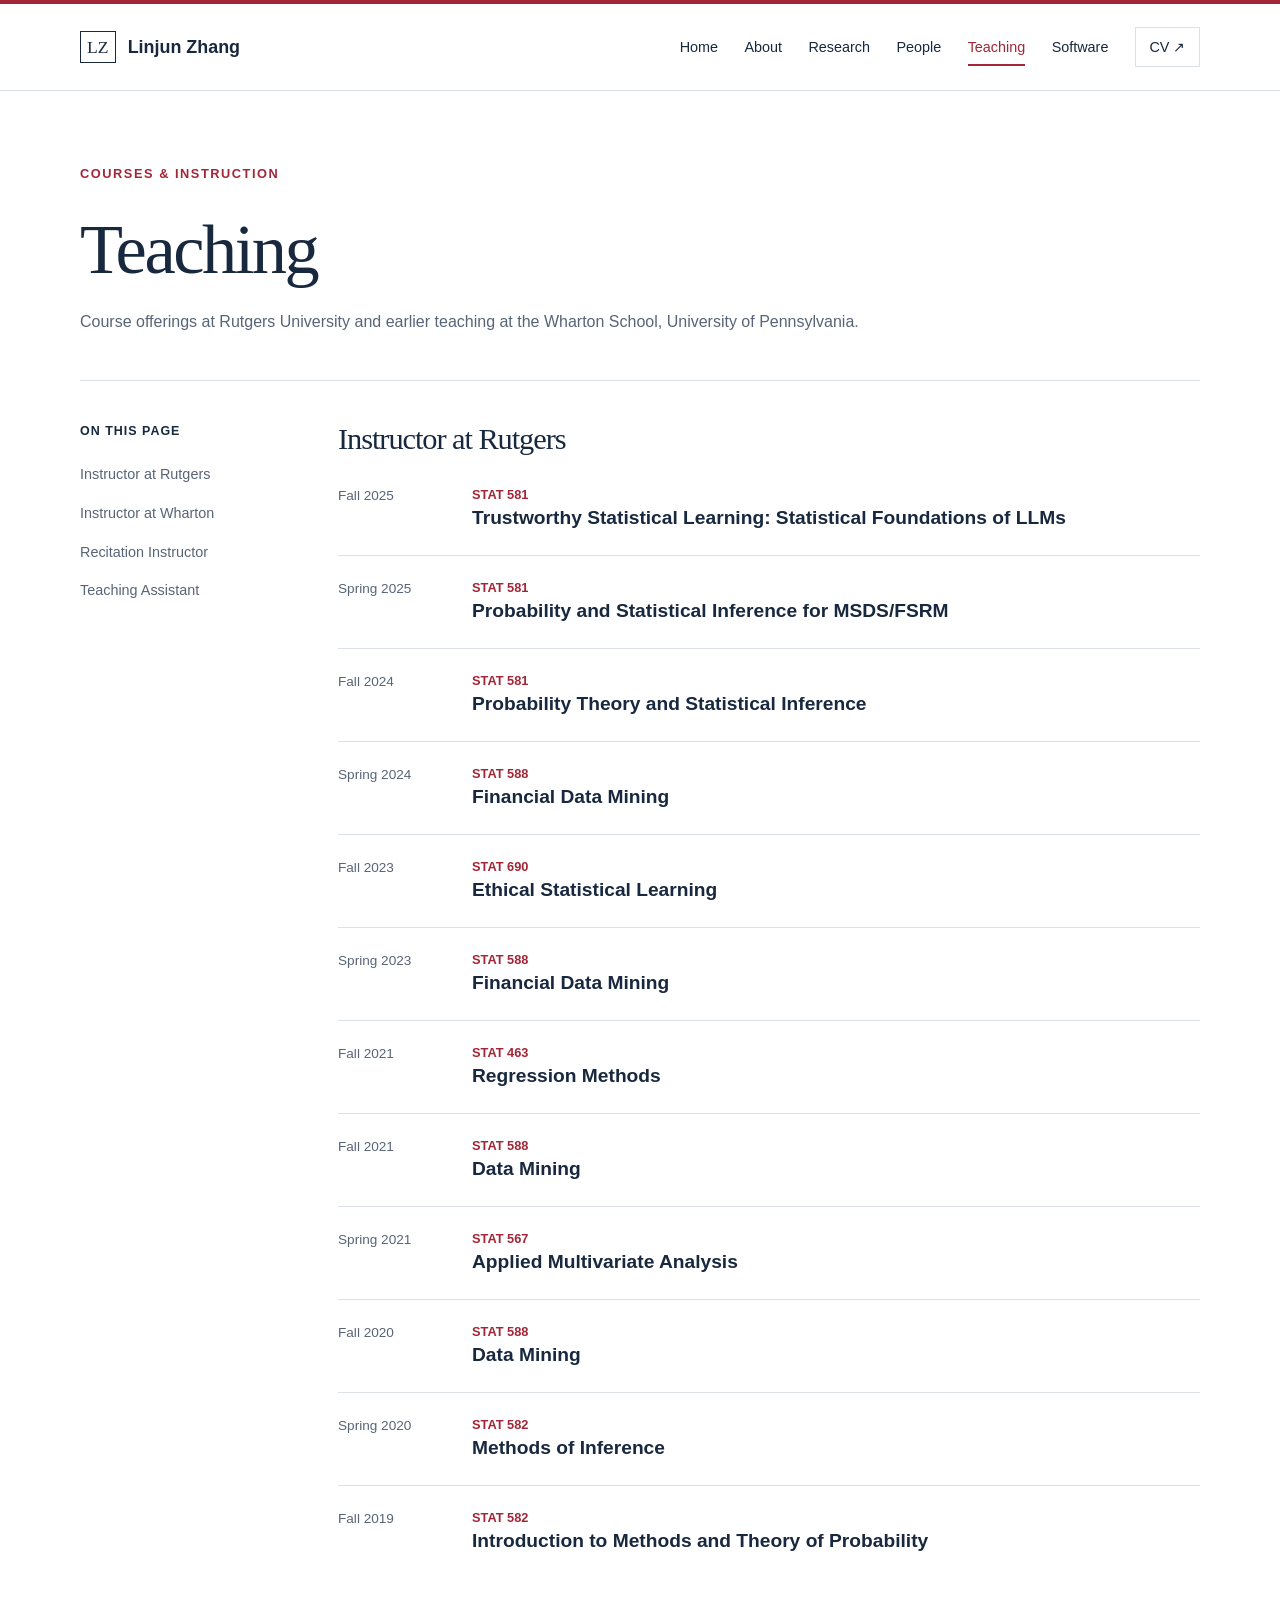
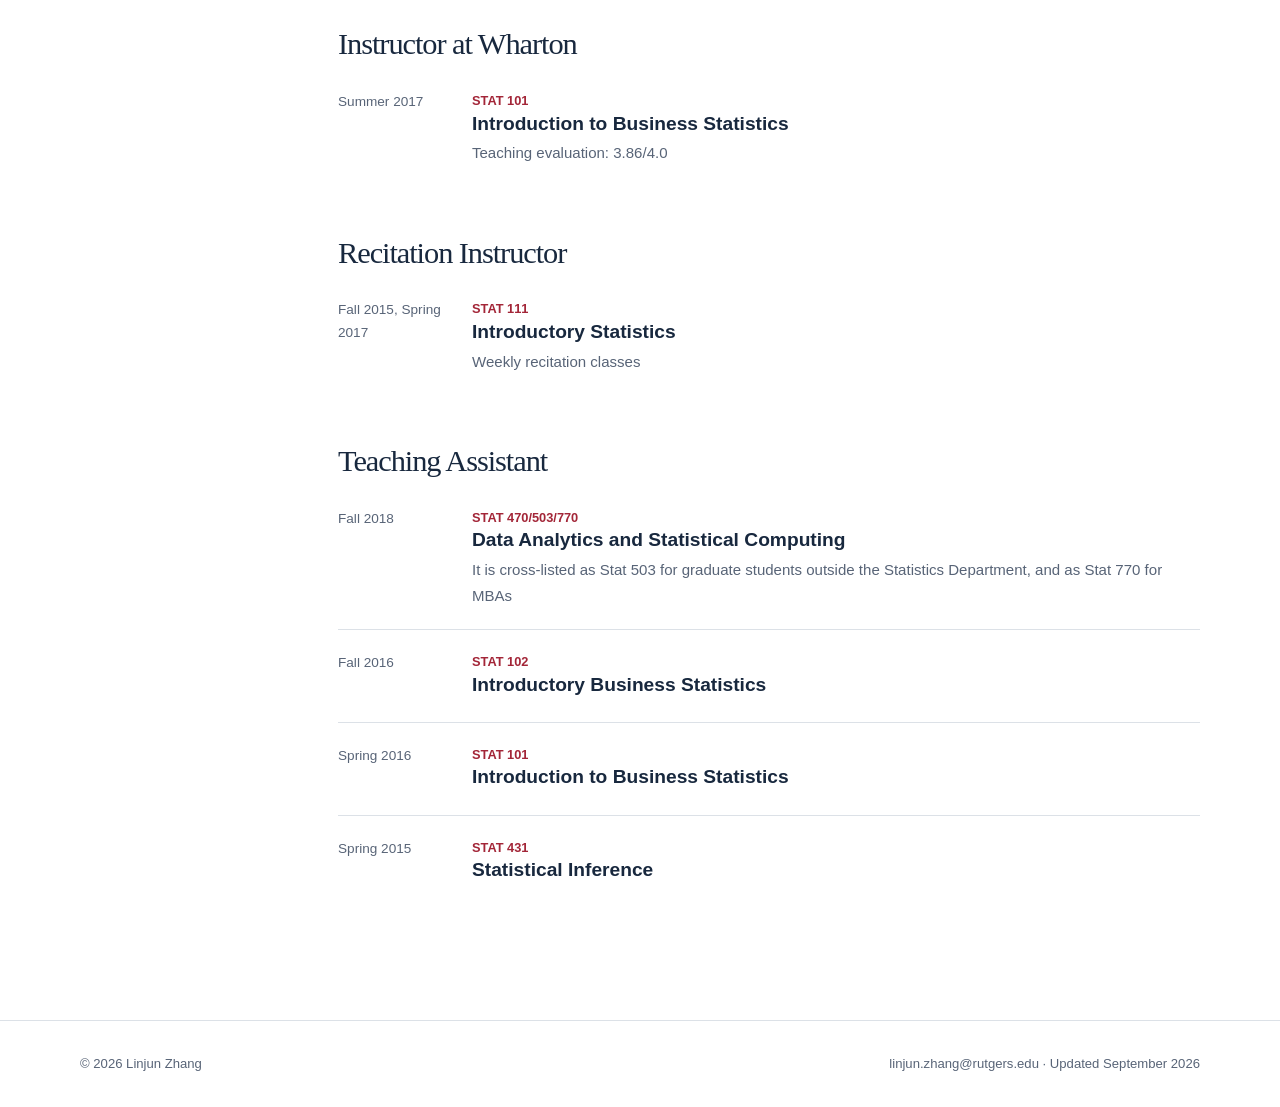
<file: Teaching.html>
<!doctype html>
<html lang="en">
<head>
  <meta charset="utf-8">
  <meta name="viewport" content="width=device-width, initial-scale=1">
  <title>Teaching | Linjun Zhang</title>
  <meta name="description" content="Courses taught by Linjun Zhang at Rutgers University and the Wharton School, University of Pennsylvania.">
  <link rel="canonical" href="https://linjunz.github.io/Teaching.html">
  <link rel="icon" href="icon.jpg" type="image/jpeg">
  <link rel="stylesheet" href="assets/site.css?v=service-2">
  <script src="assets/site.js" defer></script>
</head>
<body data-page="Teaching">
<a class="skip-link" href="#main">Skip to content</a>
<header class="site-header"><div class="wrap header-inner">
  <a class="brand" href="index.html"><span class="monogram" aria-hidden="true">LZ</span>Linjun Zhang</a>
  <button class="menu-toggle" type="button" aria-controls="primary-navigation" aria-expanded="false" hidden>Menu</button>
  <nav class="nav" id="primary-navigation" aria-label="Main navigation"><a href="index.html">Home</a><a href="About.html">About</a><a href="Research.html">Research</a><a href="People.html">People</a><a href="Teaching.html" aria-current="page">Teaching</a><a href="Software.html">Software</a><a href="https://www.dropbox.com/s/jrlijhclnd26m2x/CV_Linjun_Zhang.pdf?dl=0" class="cv-link">CV ↗</a></nav>
</div></header>
<main id="main" class="wrap"><header class="page-intro"><p class="eyebrow">Courses &amp; instruction</p><h1>Teaching</h1><p>Course offerings at Rutgers University and earlier teaching at the Wharton School, University of Pennsylvania.</p></header><div class="page-layout"><nav class="page-nav" aria-label="On this page"><strong>On this page</strong><a href="#rutgers">Instructor at Rutgers</a><a href="#wharton">Instructor at Wharton</a><a href="#recitation">Recitation Instructor</a><a href="#assistant">Teaching Assistant</a></nav><div><section class="content-section" id="rutgers"><h2>Instructor at Rutgers</h2><ul class="course-list"><li class="course"><time>Fall 2025</time><div><div class="course-code">STAT 581</div><h3>Trustworthy Statistical Learning: Statistical Foundations of LLMs </h3></div></li><li class="course"><time>Spring 2025</time><div><div class="course-code">STAT 581</div><h3>Probability and Statistical Inference for MSDS/FSRM </h3></div></li><li class="course"><time>Fall 2024</time><div><div class="course-code">STAT 581</div><h3>Probability Theory and Statistical Inference</h3></div></li><li class="course"><time>Spring 2024</time><div><div class="course-code">STAT 588</div><h3>Financial Data Mining</h3></div></li><li class="course"><time>Fall 2023</time><div><div class="course-code">STAT 690</div><h3>Ethical Statistical Learning</h3></div></li><li class="course"><time>Spring 2023</time><div><div class="course-code">STAT 588</div><h3>Financial Data Mining</h3></div></li><li class="course"><time>Fall 2021</time><div><div class="course-code">STAT 463</div><h3>Regression Methods</h3></div></li><li class="course"><time>Fall 2021</time><div><div class="course-code">STAT 588</div><h3>Data Mining</h3></div></li><li class="course"><time>Spring 2021</time><div><div class="course-code">STAT 567</div><h3>Applied Multivariate Analysis</h3></div></li><li class="course"><time>Fall 2020</time><div><div class="course-code">STAT 588</div><h3>Data Mining</h3></div></li><li class="course"><time>Spring 2020</time><div><div class="course-code">STAT 582</div><h3>Methods of Inference</h3></div></li><li class="course"><time>Fall 2019</time><div><div class="course-code">STAT 582</div><h3>Introduction to Methods and Theory of Probability</h3></div></li></ul></section><section class="content-section" id="wharton"><h2>Instructor at Wharton</h2><ul class="course-list"><li class="course"><time>Summer 2017</time><div><div class="course-code">STAT 101</div><h3>Introduction to Business Statistics</h3><p>Teaching evaluation: 3.86/4.0</p></div></li></ul></section><section class="content-section" id="recitation"><h2>Recitation Instructor</h2><ul class="course-list"><li class="course"><time>Fall 2015, Spring 2017</time><div><div class="course-code">STAT 111</div><h3>Introductory Statistics</h3><p>Weekly recitation classes</p></div></li></ul></section><section class="content-section" id="assistant"><h2>Teaching Assistant</h2><ul class="course-list"><li class="course"><time>Fall 2018</time><div><div class="course-code">STAT 470/503/770</div><h3>Data Analytics and Statistical Computing</h3><p>It is cross-listed as Stat 503 for graduate students outside the Statistics Department, and as Stat 770 for MBAs</p></div></li><li class="course"><time>Fall 2016</time><div><div class="course-code">STAT 102</div><h3>Introductory Business Statistics</h3></div></li><li class="course"><time>Spring 2016</time><div><div class="course-code">STAT 101</div><h3>Introduction to Business Statistics</h3></div></li><li class="course"><time>Spring 2015</time><div><div class="course-code">STAT 431</div><h3>Statistical Inference</h3></div></li></ul></section></div></div></main>
<footer class="site-footer"><div class="wrap footer-inner"><span>© 2026 Linjun Zhang</span><span><a href="mailto:linjun.zhang@rutgers.edu">linjun.zhang@rutgers.edu</a> · Updated September 2026</span></div></footer>
</body>
</html>
</file>
<file: assets/site.css>
:root{--ink:#18283e;--muted:#586477;--accent:#a32638;--line:#dce1e7;--paper:#fff;--wash:#f3f5f8;--serif:Georgia,'Times New Roman',serif;--sans:-apple-system,BlinkMacSystemFont,'Segoe UI',sans-serif}
*{box-sizing:border-box}html{scroll-behavior:smooth;scroll-padding-top:6rem}body{margin:0;color:var(--ink);background:var(--paper);font:1rem/1.7 var(--sans);-webkit-font-smoothing:antialiased}a{color:inherit;text-underline-offset:.22em}a:hover{color:var(--accent)}a:focus-visible,button:focus-visible,summary:focus-visible{outline:3px solid var(--accent);outline-offset:5px}img{max-width:100%;display:block}button{font:inherit}h1,h2,h3,p{margin-top:0}h1,h2,h3{line-height:1.2}h1,h2{font-family:var(--serif);font-weight:400;letter-spacing:-.035em}h1{font-size:clamp(2.8rem,5.5vw,4.8rem)}h2{font-size:2.15rem}h3{font-size:1.2rem;font-weight:600}p{margin-bottom:1.2rem}.wrap{width:min(1120px,calc(100% - 6rem));margin-inline:auto}.skip-link{position:fixed;top:-100px;left:1rem;background:var(--ink);color:white;padding:.7rem 1rem;z-index:100}.skip-link:focus{top:1rem}.site-header{border-top:4px solid var(--accent);border-bottom:1px solid var(--line);background:var(--paper)}.header-inner{min-height:86px;display:flex;align-items:center;justify-content:space-between;gap:2rem}.brand{text-decoration:none;display:flex;align-items:center;gap:.75rem;font-weight:650;font-size:1.12rem;white-space:nowrap}.monogram{border:1px solid var(--ink);font:1.1rem var(--serif);padding:.3rem .38rem}.nav{display:flex;gap:1.65rem;align-items:center}.nav a{font-size:.9rem;text-decoration:none;position:relative;padding:1rem 0}.nav a[aria-current=page]{color:var(--accent)}.nav a[aria-current=page]:after{content:'';position:absolute;bottom:.55rem;left:0;right:0;height:2px;background:var(--accent)}.nav .cv-link{border:1px solid var(--line);padding:.4rem .85rem}.menu-toggle{display:none;background:none;border:1px solid var(--line);padding:.4rem .75rem;color:var(--ink)}.eyebrow{font-size:.8rem;letter-spacing:.12em;text-transform:uppercase;color:var(--accent);font-weight:650;margin-bottom:1.4rem}.home-hero{display:grid;grid-template-columns:minmax(0,1fr) 290px;gap:5rem;padding:5rem 0 4rem;align-items:start}.home-hero h1{margin-bottom:1.1rem}.position{font-size:1.25rem;margin-bottom:1.8rem}.position span{display:block;font-size:1rem;color:var(--muted);margin-top:.15rem}.intro{max-width:650px;font-size:1.08rem}.portrait{margin:0;width:100%;max-width:260px;justify-self:end}.portrait img{width:100%;height:auto;aspect-ratio:2/3;object-fit:contain;border-radius:6px}.portrait figcaption{font-size:.82rem;color:var(--muted);margin-top:.9rem;border-top:2px solid var(--accent);padding-top:.8rem}.portrait figcaption span{display:block}.contact-links{display:flex;gap:.65rem 1.4rem;flex-wrap:wrap;margin-top:1.9rem;font-size:.9rem}.contact-links a{text-decoration:none;border-bottom:1px solid var(--line);padding-bottom:.2rem}.opportunity{display:grid;grid-template-columns:190px minmax(0,1fr) auto;gap:1.7rem;align-items:center;background:var(--wash);border-left:3px solid var(--accent);padding:1.6rem 1.8rem;margin-bottom:4rem}.opportunity h2{font:600 1rem var(--sans);letter-spacing:0;margin:0}.opportunity p{margin:0;color:var(--muted);font-size:.94rem}.opportunity a{font-size:.9rem;white-space:nowrap}.split-section{display:grid;grid-template-columns:240px minmax(0,1fr);gap:3rem;padding:3rem 0;border-top:1px solid var(--line)}.split-section>div:first-child p{font-size:.9rem;color:var(--muted)}.section-number{display:block;color:var(--accent);font-size:.8rem;letter-spacing:.1em;margin-bottom:1.1rem}.topics{display:grid;grid-template-columns:1fr 1fr;gap:1.35rem 2.5rem}.topic{font-size:1.1rem;font-family:var(--serif);padding-bottom:1rem;border-bottom:1px solid var(--line)}.topic span{font: .8rem var(--sans);color:var(--muted);display:block;margin-top:.5rem}.funding{color:var(--muted);font-size:.95rem;max-width:700px}.site-footer{margin-top:4rem;border-top:1px solid var(--line);padding:2rem 0;color:var(--muted);font-size:.82rem}.footer-inner{display:flex;justify-content:space-between;gap:1rem;flex-wrap:wrap}.site-footer a{text-decoration:none}.page-intro{padding:4.5rem 0 2.8rem;border-bottom:1px solid var(--line);margin-bottom:2.5rem}.page-intro h1{margin-bottom:1rem}.page-intro p:last-child{margin:0;max-width:780px;color:var(--muted)}.page-intro .eyebrow{color:var(--accent)}.page-layout{display:grid;grid-template-columns:210px minmax(0,1fr);gap:3rem}.page-nav{align-self:start;position:sticky;top:2rem;font-size:.9rem}.page-nav a{display:block;text-decoration:none;color:var(--muted);padding:.45rem 0}.page-nav a:hover{color:var(--accent)}.page-nav strong{display:block;margin-bottom:.8rem;font-size:.78rem;letter-spacing:.08em;text-transform:uppercase}.content-section{margin-bottom:3rem;scroll-margin-top:2rem}.content-section h2{font-size:1.9rem;margin-bottom:1.7rem}.paper-list,.person-list,.course-list,.plain-list{list-style:none;padding:0;margin:0}.paper{border-top:1px solid var(--line);padding:1.5rem 0}.paper:first-child{border-top:0;padding-top:0}.paper h3{font-size:1.13rem;line-height:1.5;margin:.5rem 0}.paper h3 a{text-decoration:none}.paper h3 a:hover{text-decoration:underline}.paper-meta{font-size:.8rem;color:var(--accent);font-weight:600}.authors{font-size:.9rem;color:var(--muted);margin:0}.authors strong{color:var(--ink);font-weight:600}.paper-links{display:flex;gap:1rem;margin-top:.5rem;font-size:.82rem}.paper-links a{color:var(--muted)}.person-list li,.course-list li{padding:1.3rem 0;border-top:1px solid var(--line)}.person-list li:first-child,.course-list li:first-child{border-top:0;padding-top:0}.person-list h3{margin:0 0 .45rem}.person-list p{margin:.2rem 0;color:var(--muted);font-size:.94rem}.people-grid{display:grid;grid-template-columns:1fr 1fr;gap:1.2rem 2rem}.people-grid .person{padding:1.1rem 0;border-bottom:1px solid var(--line)}.people-grid h3{margin-bottom:.3rem}.people-grid p{color:var(--muted);font-size:.9rem;margin:0}.course{display:grid;grid-template-columns:110px minmax(0,1fr);gap:1.5rem}.course time{font-size:.85rem;color:var(--muted)}.course h3{margin-bottom:.35rem}.course p{margin:0;color:var(--muted);font-size:.94rem}.course-code{font-size:.8rem;color:var(--accent);font-weight:600}.software-grid{display:grid;grid-template-columns:1fr 1fr;gap:0 3rem}.software{padding:1.8rem 0;border-top:1px solid var(--line)}.software h2{font-size:1.8rem;margin:.8rem 0}.software p{color:var(--muted);font-size:.96rem;min-height:3.2rem}.software .language{color:var(--accent);font-size:.8rem}.software-links{display:flex;gap:1.2rem;font-size:.88rem}.prose{max-width:760px}.timeline-entry{padding-bottom:1.8rem}.timeline-entry h3{margin-bottom:.5rem}.timeline-entry p{color:var(--muted);margin-bottom:.4rem}.timeline-entry time{font-size:.85rem;color:var(--accent)}.small-note{font-size:.82rem;color:var(--muted)}.link-arrow{font-size:.9rem}.home-recent .paper h3{font-size:1.1rem}.home-recent .paper{padding:1.2rem 0}.home-recent .paper:first-child{padding-top:0}
@media(min-width:801px){.nav{display:flex!important}}
@media(max-width:1000px){.wrap{width:calc(100% - 3.5rem)}.nav{gap:1rem}.home-hero{gap:2.5rem;grid-template-columns:minmax(0,1fr) 240px}.portrait{max-width:240px}.opportunity{grid-template-columns:150px minmax(0,1fr)}.opportunity>a{grid-column:2}.split-section{grid-template-columns:190px minmax(0,1fr);gap:2rem}.page-layout{grid-template-columns:170px minmax(0,1fr);gap:2rem}}
@media(max-width:800px){.header-inner{flex-wrap:wrap;gap:0;min-height:76px;padding:1.1rem 0}.menu-toggle:not([hidden]){display:block}.nav{width:100%;flex-wrap:wrap;gap:.2rem 1.5rem;padding-top:1rem}.nav[hidden]{display:none}.nav a{padding:.6rem 0}.home-hero{padding-top:3rem;grid-template-columns:minmax(0,1fr) 190px;gap:2rem}.portrait{max-width:190px}.page-layout{display:block}.page-nav{position:static;display:flex;flex-wrap:wrap;gap:.25rem 1.2rem;border-bottom:1px solid var(--line);padding-bottom:1.5rem;margin-bottom:2.5rem}.page-nav strong{width:100%}.page-nav a{padding:.2rem 0}.page-intro{padding-top:3rem}.opportunity{margin-bottom:2.5rem}.split-section{grid-template-columns:1fr;gap:1rem}.split-section>div:first-child{display:flex;align-items:baseline;gap:1rem;flex-wrap:wrap}.section-number{margin:0}.split-section>div:first-child h2{margin-bottom:1rem}.split-section>div:first-child p{width:100%}}
@media(max-width:580px){.wrap{width:calc(100% - 2.5rem)}.home-hero{grid-template-columns:1fr;padding:2.5rem 0;gap:1.8rem}.hero-copy{order:1}.portrait{display:flex;gap:1rem;align-items:center;max-width:none;justify-self:start}.portrait img{width:100px;height:auto;flex:none}.portrait figcaption{margin:0;padding:.6rem 0;border-top:0;font-size:.85rem}.home-hero h1{font-size:3.2rem}.home-hero .eyebrow{margin-bottom:1rem}.intro{font-size:1rem}.position{font-size:1.08rem}.opportunity{display:block;padding:1.4rem}.opportunity h2{margin-bottom:.8rem}.opportunity p{margin-bottom:1rem}.topics,.people-grid,.software-grid{grid-template-columns:1fr}.topic{font-size:1.15rem}.page-intro{padding:2.5rem 0 2rem}.page-intro h1{font-size:3rem}.course{grid-template-columns:1fr;gap:.4rem}.split-section{padding:2rem 0}.site-footer{margin-top:2rem}.footer-inner{display:block}.footer-inner>span{display:block;margin-bottom:.5rem}}
@media(prefers-reduced-motion:reduce){html{scroll-behavior:auto}}
@media print{.site-header,.page-nav,.menu-toggle,.skip-link{display:none}.wrap{width:100%}.home-hero{padding:1rem 0}.page-layout{display:block}a{text-decoration:none}.paper,.person{break-inside:avoid}.site-footer{margin-top:1rem}}

.service-groups{min-width:0}.service-group+.service-group{border-top:1px solid var(--line);margin-top:1.3rem;padding-top:1.3rem}.service-group h3{font-size:1rem;margin:0 0 .65rem}.service-group ul{list-style:none;margin:0;padding:0}.service-group li{font-size:.94rem;color:var(--muted);padding:.25rem 0;overflow-wrap:anywhere}.service-group a{text-decoration:none}.service-group a:hover{text-decoration:underline}.service-detail{display:block;font-size:.84rem;margin-top:.2rem}

.service-group .service-inline{display:flex;flex-wrap:wrap;gap:0 1rem}.service-inline li+li::before{content:"·";margin-right:1rem}
</file>
